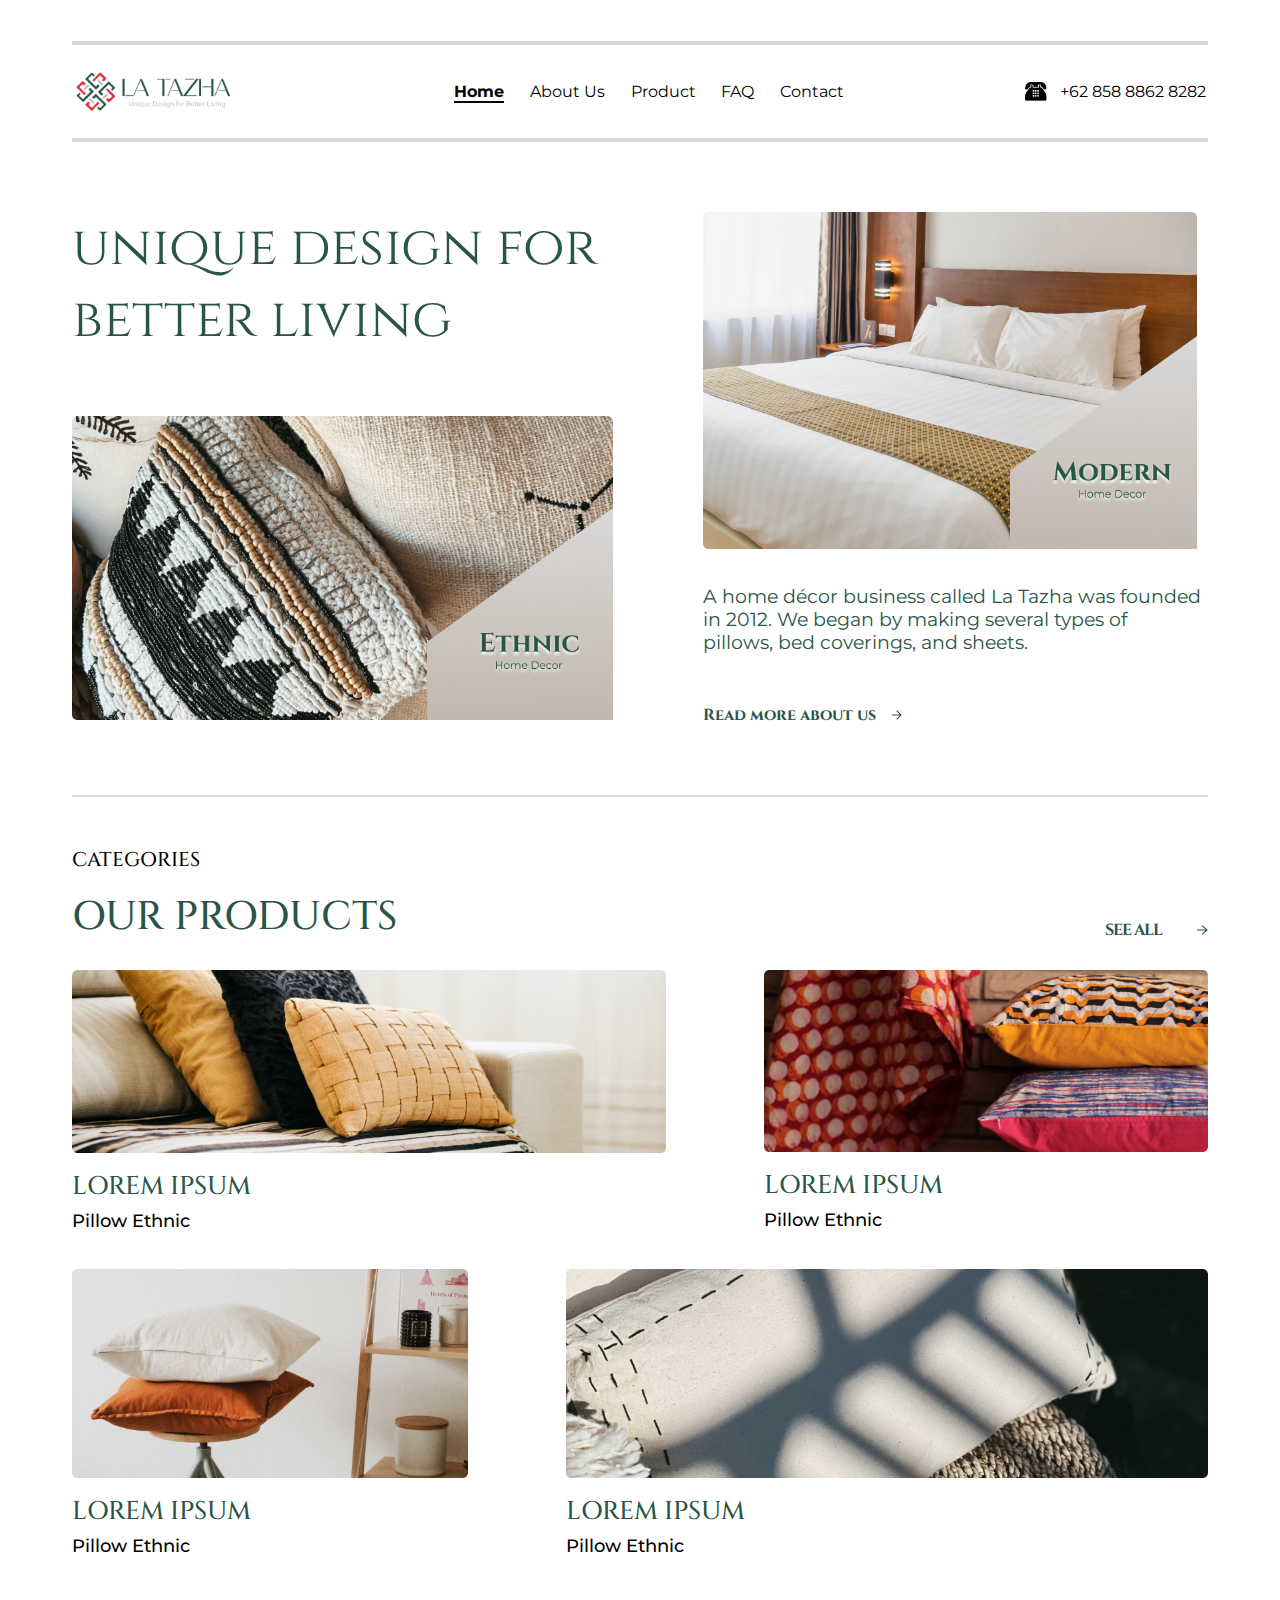
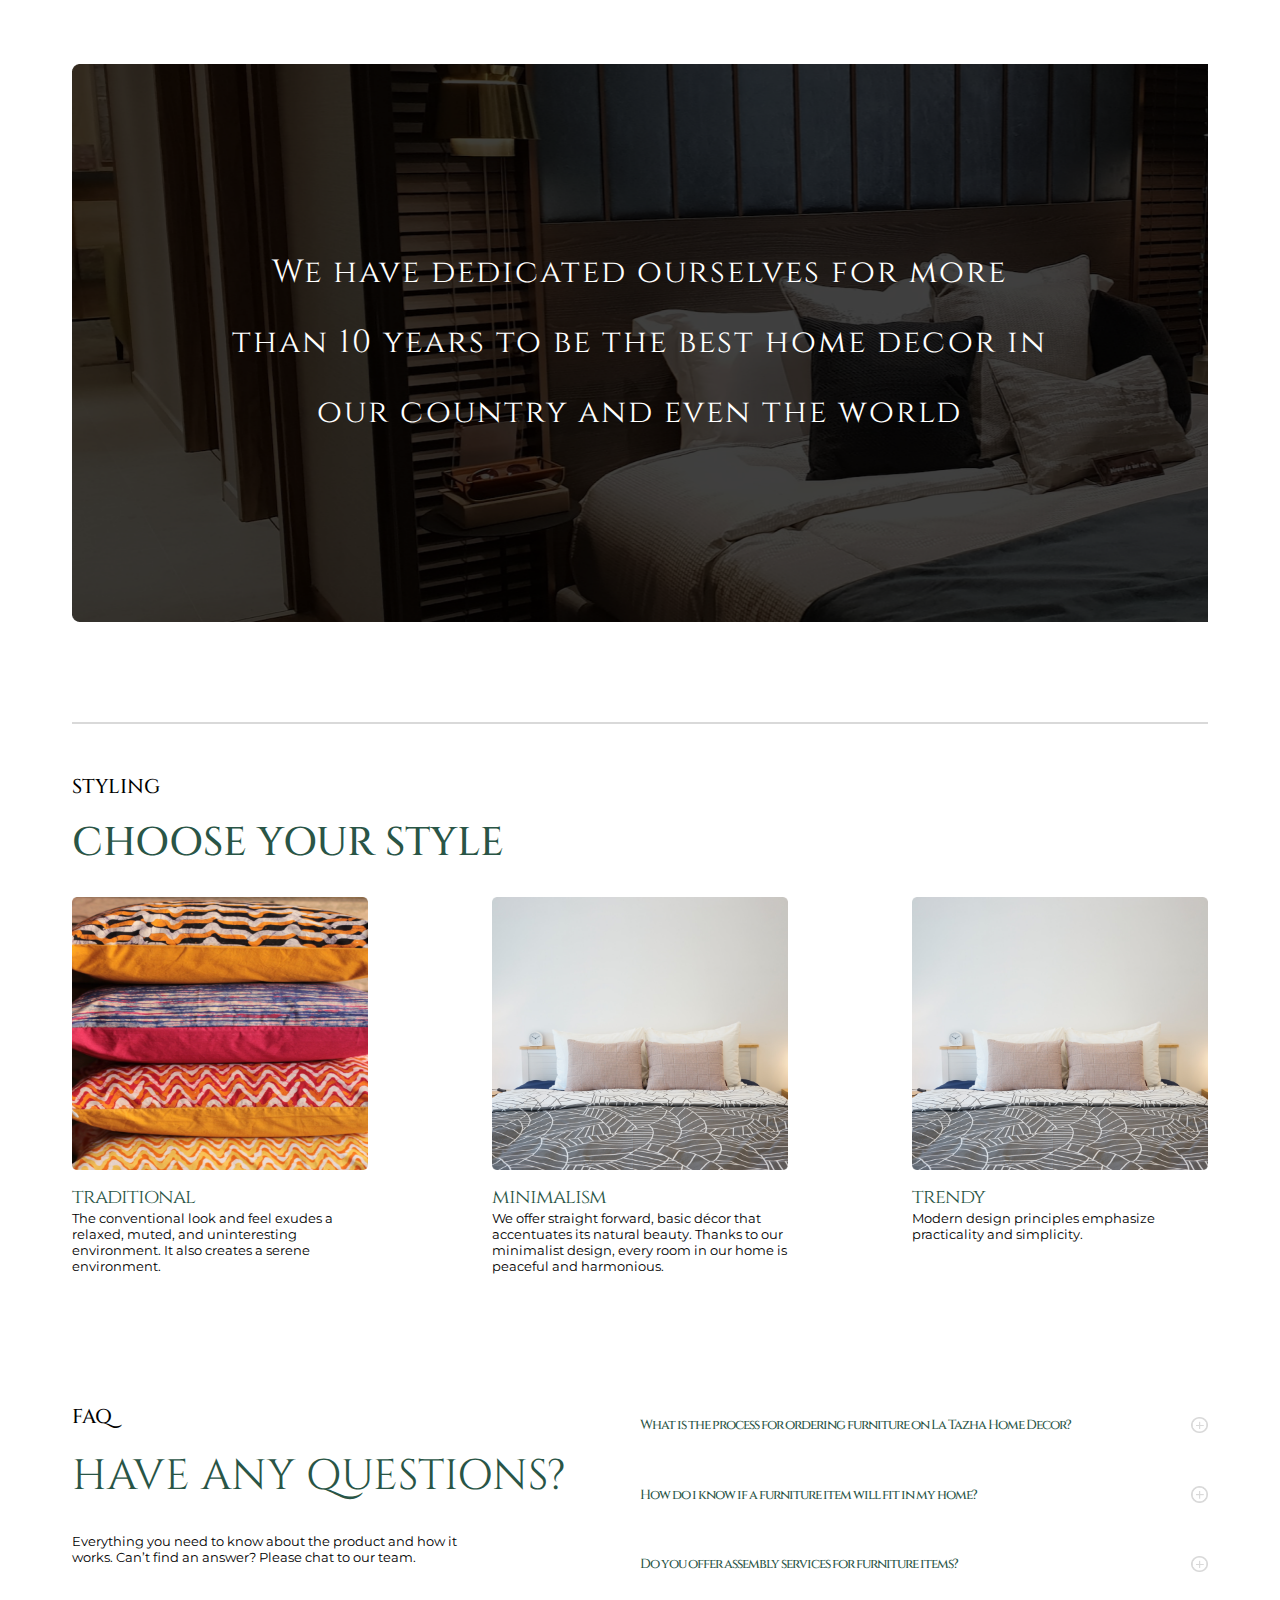
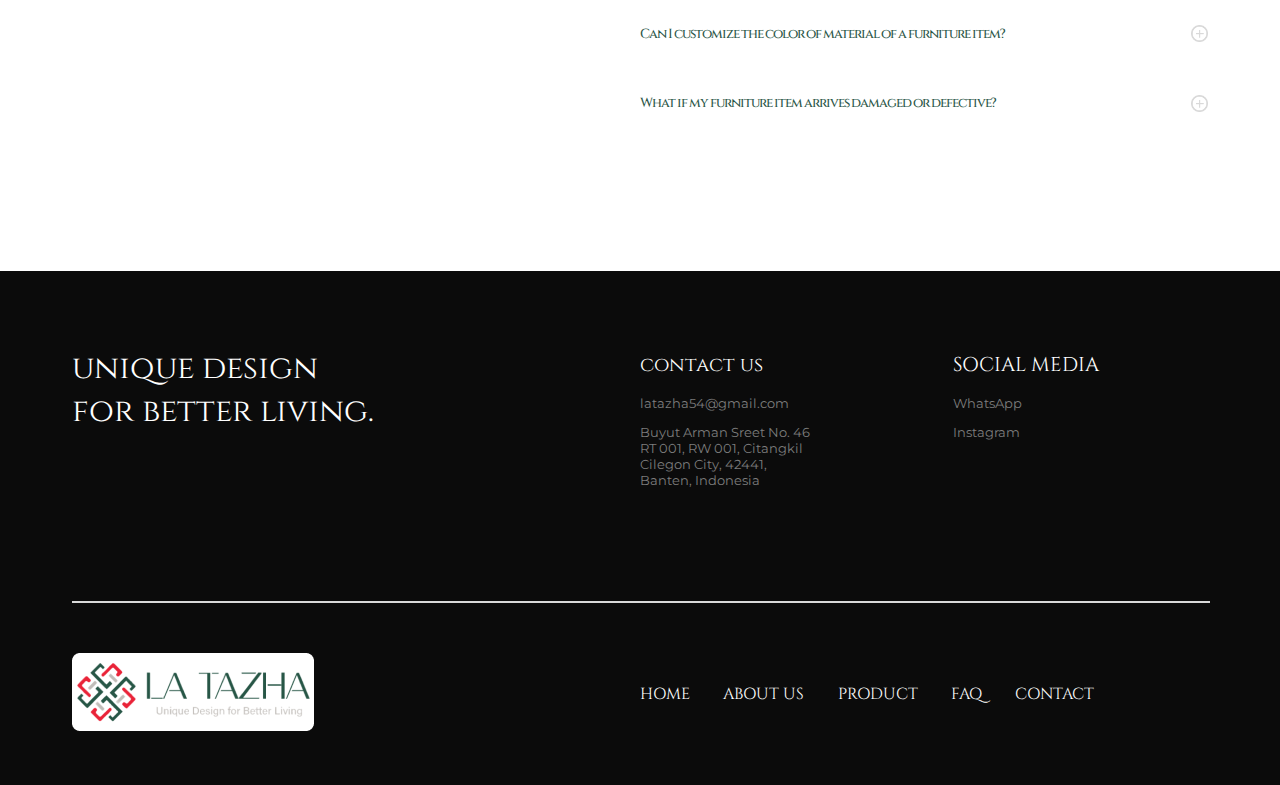
<file: index.html>
<!doctype html>
<html lang="en">

<head>
    <meta charset="utf-8">
    <meta name="viewport" content="width=device-width, initial-scale=1">
    <link rel="stylesheet" href="font.css">
    <link rel="stylesheet" href="style.css">
    <link rel="stylesheet" href="responsive-tablet.css">
    <link rel="stylesheet" href="responsive-hp.css">
    <title>La Tazha</title>
</head>

<body id="body">
    <!-- START NAVBAR -->
    <nav>
        <div class="NavBar">
            <hr class="LineUp">
            <!-- Awal Isi Navbar -->
            <div class="GroupNav">
                <img id="logo" src="img/Logo-La-Tazha.png" alt="Logo La Tazha">
                <ul class="Mid">
                    <img id="logo-hp" src="img/Logo-La-Tazha.png" alt="Logo La Tazha">
                    <li><a href="index.html" class="active">Home</a></li>
                    <li><a href="about.html">About Us</a></li>
                    <li><a href="product.html">Product</a></li>
                    <li><a href="index.html/#faq">FAQ</a></li>
                    <li><a href="#footer">Contact</a></li>
                    <div class="NoTelephone-hp">
                        <img class="hp" src="img/icon/icon-telephone.png" alt="Icon Telephone">
                        <p class="Number">
                            +62 858 8862 8282
                        </p>
                    </div>
                </ul>
                <div class="NoTelephone">
                    <img src="img/icon/icon-telephone.png" alt="Icon Telephone">
                    <p class="Number">
                        +62 858 8862 8282
                    </p>
                </div>

                <!-- ini untuk menu toggle -->
                <div class="menu-toggle">
                    <input type="checkbox">
                    <span></span>
                    <span></span>
                    <span></span>
                </div>
                <!-- akhir menu toggle -->
            </div>
            <!-- Penutup Isi Navbar -->
            <hr class="LineBottom">
        </div>
    </nav>
    <!-- END NAVBAR -->

    <!-- START HOME -->
    <div id="home">
        <div class="content">
            <div class="home-left">
                <h1>
                    unique design for
                    better living
                </h1>
                <div class="img-home-left">
                    <img src="img/home/img-left.png" alt="">
                    <img class="vector" src="img/home/vector-left.png" alt="">
                </div>
            </div>
            <div class="home-right">
                <div class="img-home-right">
                    <img class="picture-home-right" src="img/home/img-right.png" alt="">
                    <img class="vector" src="img/home/vector-right.png" alt="">
                </div>
                <p class="caption-home">
                    A home décor business called La Tazha was founded
                    in 2012. We began by making several types of pillows,
                    bed coverings, and sheets.
                </p>
                <p class="read-more">
                    <a href="">Read more about us <img src="img/home/arrow.png" alt="" class="arrow-read-more"></a>
                </p>
            </div>
        </div>
    </div>
    <!-- END HOME -->
    <div id="divider"></div>
    <!-- START HOME-categories -->
    <div id="categories">
        <h2>CATEGORIES</h2>
        <div class="cat-header">
            <h1>OUR PRODUCTS</h1>
            <a href="product.html" class="see-all">
                <p>SEE ALL</p>
                <img src="img/home/arrow.png">
            </a>
        </div>
        <div class="cat-content">
            <div class="cat-top">
                <div class="card1">
                    <img src="img/home-cat/cat1.png" alt="">
                    <h4>LOREM IPSUM</h4>
                    <p>Pillow Ethnic</p>
                </div>
                <div class="card2">
                    <img src="img/home-cat/cat2.png" alt="">
                    <h4>LOREM IPSUM</h4>
                    <p>Pillow Ethnic</p>
                </div>
            </div>
            <div class="cat-bottom">
                <div class="card3">
                    <img src="img/home-cat/cat3.png" alt="">
                    <h4>LOREM IPSUM</h4>
                    <p>Pillow Ethnic</p>
                </div>
                <div class="card4">
                    <img src="img/home-cat/cat4.png" alt="">
                    <h4>LOREM IPSUM</h4>
                    <p>Pillow Ethnic</p>
                </div>
            </div>
        </div>
    </div>
    <!-- END HOME-categories -->
    <!-- START HOME-CTA -->
    <div id="cta">
        <h1>We have dedicated ourselves for more than
            10 years to be the best home decor in
            our country and even the world</h1>
    </div>
    <!-- END HOME-CTA -->

    <div id="divider"></div>

    <!-- START HOME-styling -->
    <div id="styling">
        <h2>STYLING</h2>
        <div class="styling-header">
            <h1>CHOOSE YOUR STYLE</h1>
        </div>
        <div class="styling-content">
            <div class="card">
                <img src="img/home-styling/style1.png" alt="">
                <h4>traditional</h4>
                <p>The conventional look and feel exudes
                    a relaxed, muted, and uninteresting
                    environment. It also creates a serene
                    environment.</p>
            </div>
            <div class="card">
                <img src="img/home-styling/style2.png" alt="">
                <h4>minimalism</h4>
                <p>We offer straight forward, basic décor that
                    accentuates its natural beauty. Thanks to
                    our minimalist design, every room in our
                    home is peaceful and harmonious.</p>
            </div>
            <div class="card">
                <img src="img/home-styling/style2.png" alt="">
                <h4>trendy</h4>
                <p>Modern design principles emphasize
                    practicality and simplicity.</p>
            </div>
        </div>
    </div>
    <!-- END HOME-styling -->

    <!-- START HOME-FAQ -->
    <div id="faq">
        <div class="left">
            <h2>FAQ</h2>
            <h1>HAVE ANY QUESTIONS?</h1>
            <p>Everything you need to know about the product and how it
                works. Can’t find an answer? Please chat to our team.</p>
        </div>
        <div class="right">
            <div class="qna">
                <div class="question">
                    <p>What is the process for ordering furniture on La Tazha Home Decor?</p>
                    <img class="qna-icon q1" src="img/home-faq/Plus.png" alt="" onclick="qna('1')">
                </div>
                <div class="answer a1">Lorem ipsum dolor sit amet, consectetur adipiscing elit, sed do eiusmod
                    tempor incididunt ut labore et dolore magna aliqua. Ut enim ad minim
                    veniam, quis nostrud exercitation ullamco laboris nisi ut aliquip ex ea
                    commodo consequat.</div>
            </div>
            <div class="qna">
                <div class="question">
                    <p>How do i know if a furniture item will fit in my home?</p>
                    <img class="qna-icon" src="img/home-faq/Plus.png" alt="">
                </div>
            </div>
            <div class="qna">
                <div class="question">
                    <p>Do you offer assembly services for furniture items?</p>
                    <img class="qna-icon" src="img/home-faq/Plus.png" alt="">
                </div>
            </div>
            <div class="qna">
                <div class="question">
                    <p>Can I customize the color of material of a furniture item?</p>
                    <img class="qna-icon" src="img/home-faq/Plus.png" alt="">
                </div>
            </div>
            <div class="qna">
                <div class="question">
                    <p>What if my furniture item arrives damaged or defective?</p>
                    <img class="qna-icon" src="img/home-faq/Plus.png" alt="">
                </div>
            </div>
        </div>
    </div>
    <!-- END HOME-FAQ -->

    <!-- START HOME-footer -->
    <div id="footer">
        <div class="footer-content">
            <div class="top">
                <div class="top-right">
                    <h2>unique design for
                        better living.</h2>
                </div>
                <div class="top-left">
                    <div class="contact-us">
                        <h2>contact us</h2>
                        <p>latazha54@gmail.com</p>
                        <p>Buyut Arman Sreet No. 46
                            RT 001, RW 001, Citangkil
                            Cilegon City, 42441,
                            Banten, Indonesia</p>
                    </div>
                    <div class="social-media">
                        <h2>SOCIAL MEDIA</h2>
                        <a href="https://api.whatsapp.com/send?phone=6287888875880">
                            <p>WhatsApp</p>
                        </a>
                        <a href="https://www.instagram.com/latazhahomedecor/">
                            <p>Instagram</p>
                        </a>
                    </div>
                </div>
            </div>
            <div class="divider-footer"></div>
            <div class="bottom">
                <div class="bottom-left">
                    <img src="img/home-footer/logo-footer.png" alt="">
                </div>
                <div class="bottom-right">
                    <a href="index.html">
                        <p>HOME</p>
                    </a>
                    <a href="about.html">
                        <p>ABOUT US</p>
                    </a>
                    <a href="product.html">
                        <p>PRODUCT</p>
                    </a>
                    <a href="index.html/#faq">
                        <p>FAQ</p>
                    </a>
                    <a href="#footer">
                        <p>CONTACT</p>
                    </a>
                </div>
            </div>
        </div>
    </div>
    <!-- END HOME-footer -->
    <script src="script.js"></script>
</body>

</html>
</file>
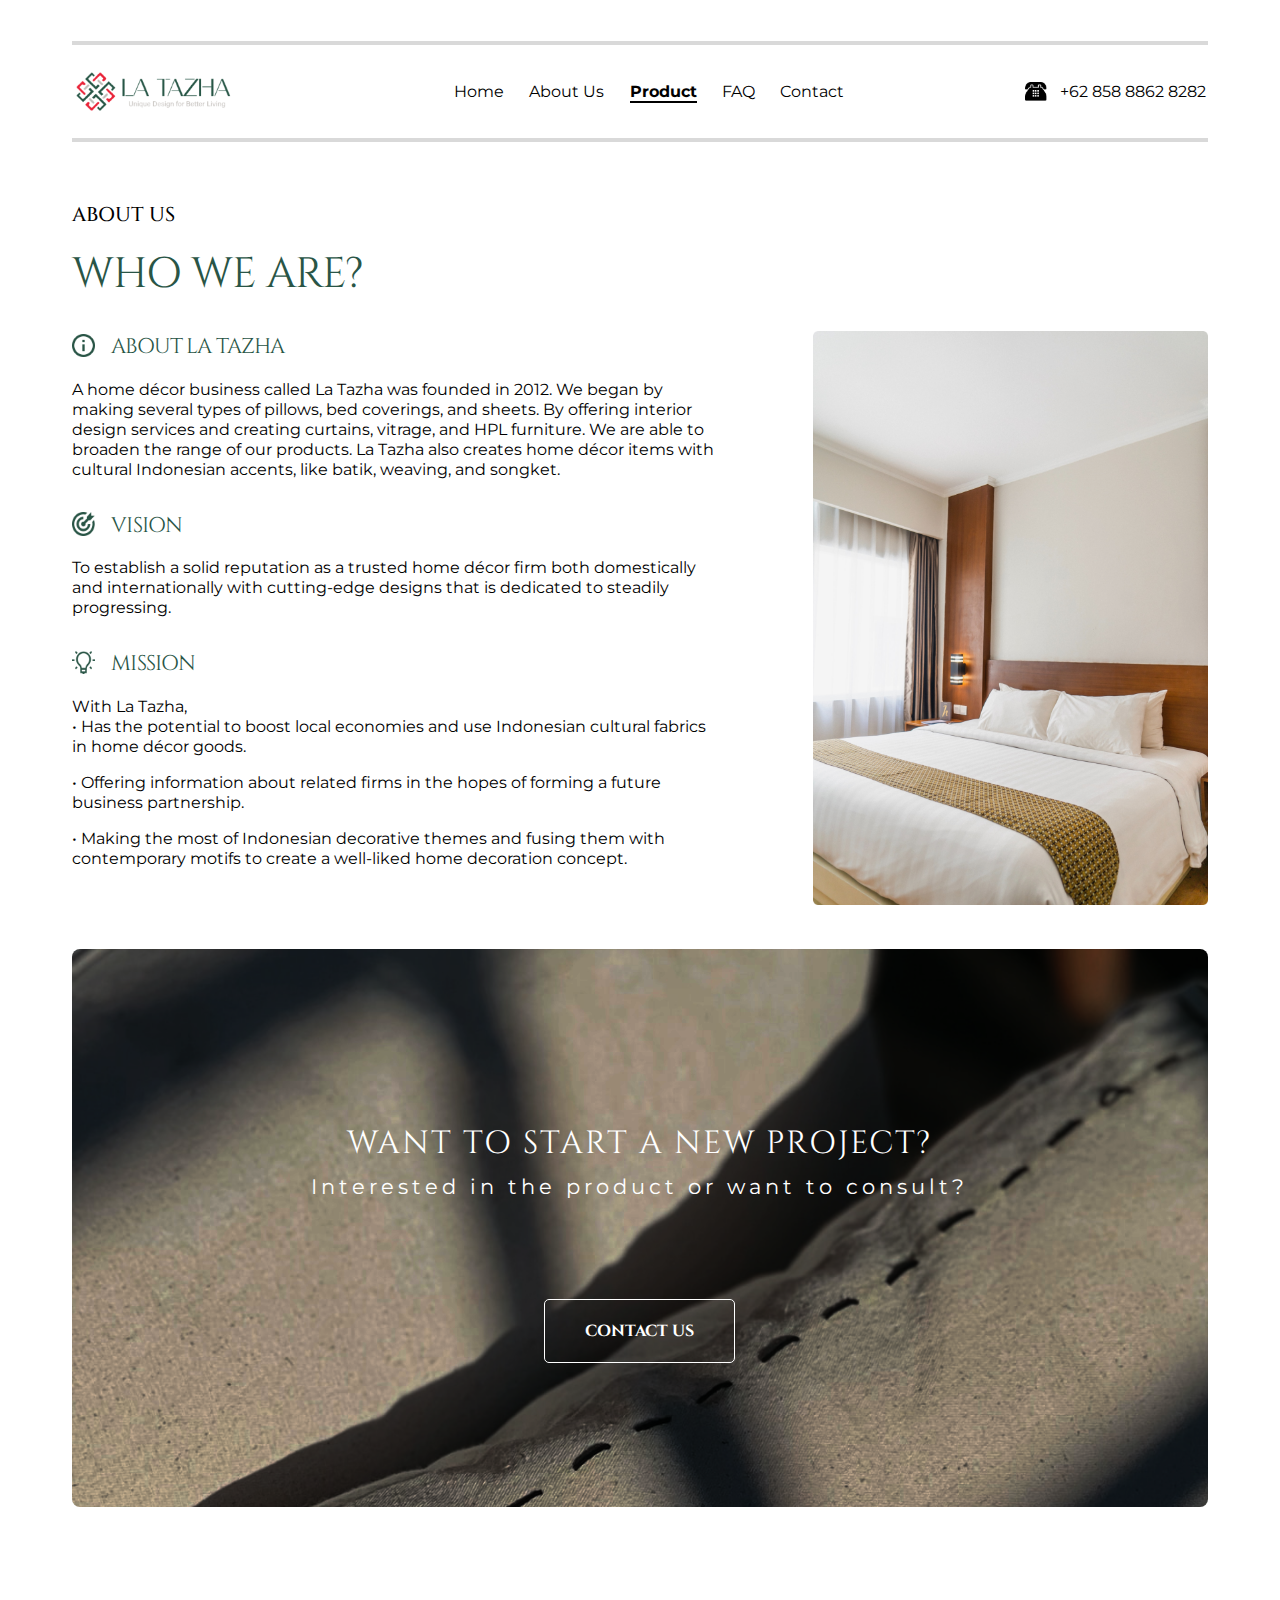
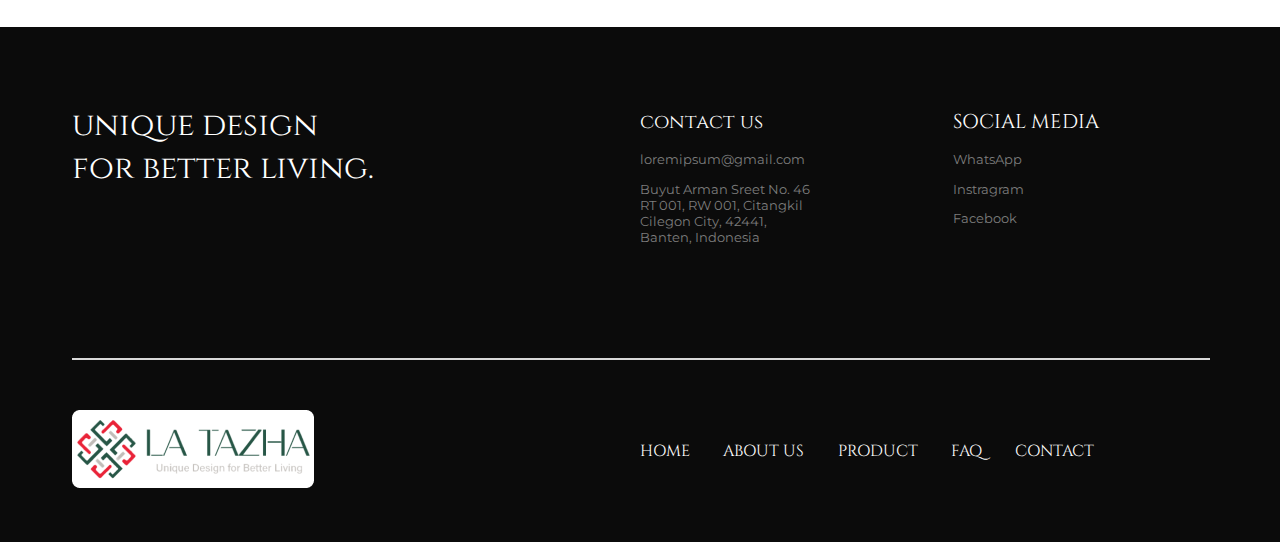
<file: about.html>
<!doctype html>
<html lang="en">

<head>
    <meta charset="utf-8">
    <meta name="viewport" content="width=device-width, initial-scale=1">
    <link rel="stylesheet" href="font.css">
    <link rel="stylesheet" href="style.css">
    <link rel="stylesheet" href="responsive-tablet.css">
    <link rel="stylesheet" href="responsive-hp.css">
    <link rel="stylesheet" href="about.css">
    <title>La Tazha</title>
</head>

<body id="body">
    <!-- START NAVBAR -->
    <nav>
        <div class="NavBar">
            <hr class="LineUp">
            <!-- Awal Isi Navbar -->
            <div class="GroupNav">
                <img id="logo" src="img/Logo-La-Tazha.png" alt="Logo La Tazha">
                <ul class="Mid">
                    <img id="logo-hp" src="img/Logo-La-Tazha.png" alt="Logo La Tazha">
                    <li><a href="index.html">Home</a></li>
                    <li><a href="">About Us</a></li>
                    <li><a href="product.html" class="active">Product</a></li>
                    <li><a href="">FAQ</a></li>
                    <li><a href="">Contact</a></li>
                    <div class="NoTelephone-hp">
                        <img class="hp" src="img/icon/icon-telephone.png" alt="Icon Telephone">
                        <p class="Number">
                            +62 858 8862 8282
                        </p>
                    </div>
                </ul>
                <div class="NoTelephone">
                    <img src="img/icon/icon-telephone.png" alt="Icon Telephone">
                    <p class="Number">
                        +62 858 8862 8282
                    </p>
                </div>

                <!-- ini untuk menu toggle -->
                <div class="menu-toggle">
                    <input type="checkbox">
                    <span></span>
                    <span></span>
                    <span></span>
                </div>
                <!-- akhir menu toggle -->
            </div>
            <!-- Penutup Isi Navbar -->
            <hr class="LineBottom">
        </div>
    </nav>
    <!-- END NAVBAR -->

    <!-- Start about-us -->

    <div id="about-us">
        <h2>ABOUT US</h2>
        <div class="cat-header">
            <h1>WHO WE ARE?</h1>
        </div>
        <div class="about content">

            <div class="text-content">
                <div class="about-content">
                    <div class="title">
                        <img src="img/icon/info.png" alt="Info Icon">
                        <h3>ABOUT LA TAZHA</h3>
                    </div>
                    <div class="body">
                        <p>
                            A home décor business called La Tazha was founded in 2012. We began by
                            making several types of pillows, bed coverings, and sheets. By offering interior
                            design services and creating curtains, vitrage, and HPL furniture. We are able to
                            broaden the range of our products. La Tazha also creates home décor items with
                            cultural Indonesian accents, like batik, weaving, and songket.
                        </p>
                    </div>

                </div>

                <div class="vision-content">
                    <div class="title">
                        <img src="img/icon/target.png" alt="Target Icon">
                        <h3>VISION</h3>
                    </div>
                    <div class="body">
                        <p>
                            To establish a solid reputation as a trusted home décor firm both domestically
                            and internationally with cutting-edge designs that is dedicated to steadily
                            progressing.
                        </p>
                    </div>

                </div>

                <div class="mission-content">
                    <div class="title">
                        <img src="img/icon/idea.png" alt="Idea Icon">
                        <h3>MISSION</h3>
                    </div>
                    <div class="body">
                        <p>
                            With La Tazha,<br>
                            • Has the potential to boost local economies and use Indonesian cultural fabrics in home
                            décor goods.
                        </p>

                        <p>
                            • Offering information about related firms in the hopes of forming a future business
                            partnership.
                        </p>

                        <p>
                            • Making the most of Indonesian decorative themes and fusing them with contemporary motifs
                            to create a well-liked home decoration concept.
                        </p>
                    </div>

                </div>

            </div>

            <div class="img-content">
                <img src="img/about-img/image-about.png" alt="About Image">
            </div>

        </div>

    </div>


    <div id="about-cta">
        <div class="cta">
            <div class="cta-ask">
                <h3>WANT TO START A NEW PROJECT?</h3>
                <p>Interested in the product or want to consult?</p>
            </div>

            <div class="cta-btn">
                <a href="#">
                    CONTACT US
                </a>
            </div>
        </div>
    </div>
    <!-- END about-us -->

    <!-- START HOME-footer -->
    <div id="footer">
        <div class="footer-content">
            <div class="top">
                <div class="top-right">
                    <h2>unique design for
                        better living.</h2>
                </div>
                <div class="top-left">
                    <div class="contact-us">
                        <h2>contact us</h2>
                        <p>loremipsum@gmail.com</p>
                        <p>Buyut Arman Sreet No. 46
                            RT 001, RW 001, Citangkil
                            Cilegon City, 42441,
                            Banten, Indonesia</p>
                    </div>
                    <div class="social-media">
                        <h2>SOCIAL MEDIA</h2>
                        <a href="">
                            <p>WhatsApp</p>
                        </a>
                        <a href="">
                            <p>Instragram</p>
                        </a>
                        <a href="">
                            <p>Facebook</p>
                        </a>
                    </div>
                </div>
            </div>
            <div class="divider-footer"></div>
            <div class="bottom">
                <div class="bottom-left">
                    <img src="img/home-footer/logo-footer.png" alt="">
                </div>
                <div class="bottom-right">
                    <a href="index.html">
                        <p>HOME</p>
                    </a>
                    <a href="">
                        <p>ABOUT US</p>
                    </a>
                    <a href="product.html">
                        <p>PRODUCT</p>
                    </a>
                    <a href="">
                        <p>FAQ</p>
                    </a>
                    <a href="">
                        <p>CONTACT</p>
                    </a>
                </div>
            </div>
        </div>
    </div>
    <!-- END HOME-footer -->
    <script src="script.js"></script>
</body>

</html>
</file>
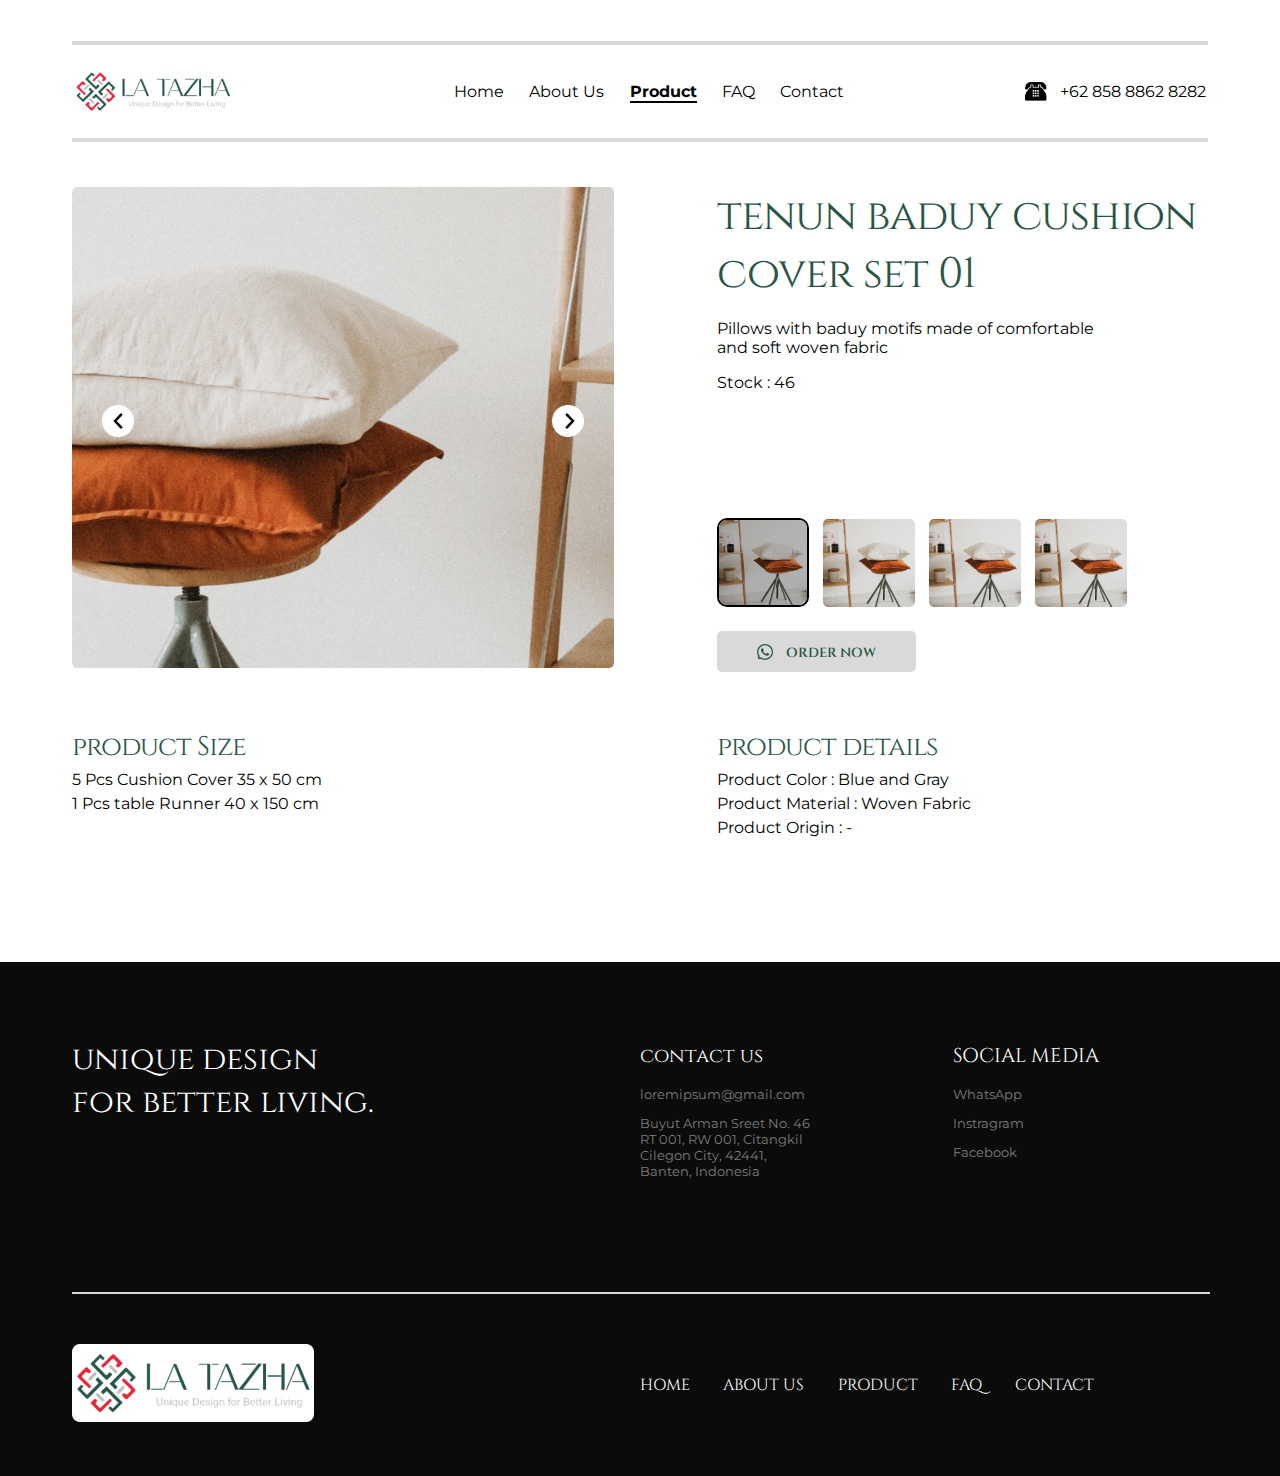
<file: product-detail.html>
<!doctype html>
<html lang="en">

<head>
    <meta charset="utf-8">
    <meta name="viewport" content="width=device-width, initial-scale=1">
    <link rel="stylesheet" href="font.css">
    <link rel="stylesheet" href="style.css">
    <link rel="stylesheet" href="responsive-tablet.css">
    <link rel="stylesheet" href="responsive-hp.css">
    <link rel="stylesheet" href="product.css">
    <link rel="stylesheet" href="product-detail.css">
    <title>La Tazha</title>
</head>

<body id="body">
    <!-- START NAVBAR -->
    <nav>
        <div class="NavBar">
            <hr class="LineUp">
            <!-- Awal Isi Navbar -->
            <div class="GroupNav">
                <img id="logo" src="img/Logo-La-Tazha.png" alt="Logo La Tazha">
                <ul class="Mid">
                    <img id="logo-hp" src="img/Logo-La-Tazha.png" alt="Logo La Tazha">
                    <li><a href="index.html">Home</a></li>
                    <li><a href="">About Us</a></li>
                    <li><a href="product.html" class="active">Product</a></li>
                    <li><a href="">FAQ</a></li>
                    <li><a href="">Contact</a></li>
                    <div class="NoTelephone-hp">
                        <img class="hp" src="img/icon/icon-telephone.png" alt="Icon Telephone">
                        <p class="Number">
                            +62 858 8862 8282
                        </p>
                    </div>
                </ul>
                <div class="NoTelephone">
                    <img src="img/icon/icon-telephone.png" alt="Icon Telephone">
                    <p class="Number">
                        +62 858 8862 8282
                    </p>
                </div>

                <!-- ini untuk menu toggle -->
                <div class="menu-toggle">
                    <input type="checkbox">
                    <span></span>
                    <span></span>
                    <span></span>
                </div>
                <!-- akhir menu toggle -->
            </div>
            <!-- Penutup Isi Navbar -->
            <hr class="LineBottom">
        </div>
    </nav>
    <!-- END NAVBAR -->


    <!-- START HOME-product -->
    <div id="product-detail">
        <div class="detail-top">
            <div class="detail-top-left">
                <div class="slide">
                    <img src="img/products/detail1/Img.png" alt="">
                </div>
                <div class="slide">
                    <img src="img/products/detail1/Img.png" alt="">
                </div>
                <div class="slide">
                    <img src="img/products/detail1/Img.png" alt="">
                </div>
                <div class="slide">
                    <img src="img/products/detail1/Img.png" alt="">
                </div>
                <img onclick="plusSlides(-1)" class="arrow-left" src="img/icon/arrow-left.png" alt="">
                <img onclick="plusSlides(+1)" class="arrow-right" src="img/icon/arrow-right.png" alt="">
            </div>
            <div class="detail-top-right">
                <div class="up">
                    <h1>tenun baduy cushion
                        cover set 01</h1>
                    <p>Pillows with baduy motifs made of comfortable
                        and soft woven fabric</p>
                    <p>Stock : 46</p>
                </div>

                <div class="down">
                    <div class="detail-image-small">
                        <img class="slide-small" src="img/products/detail1/Img-small1.png" alt="">
                        <img class="slide-small" src="img/products/detail1/Img-small1.png" alt="">
                        <img class="slide-small" src="img/products/detail1/Img-small1.png" alt="">
                        <img class="slide-small" src="img/products/detail1/Img-small1.png" alt="">
                    </div>
                    <button>
                        <img src="img/icon/Vector.png" alt="">
                        ORDER NOW
                    </button>
                </div>
            </div>
        </div>
        <div class="detail-bottom">
            <div class="detail-bottom-left">
                <h3>product Size</h3>
                <p>5 Pcs Cushion Cover 35 x 50 cm</p>
                <p>1 Pcs table Runner 40 x 150 cm</p>
            </div>
            <div class="detail-bottom-right">
                <h3>product details</h3>
                <p>Product Color : Blue and Gray</p>
                <p>Product Material : Woven Fabric</p>
                <p>Product Origin : -</p>
            </div>
        </div>
    </div>
    <!-- END HOME-product -->

    <!-- START HOME-footer -->
    <div id="footer">
        <div class="footer-content">
            <div class="top">
                <div class="top-right">
                    <h2>unique design for
                        better living.</h2>
                </div>
                <div class="top-left">
                    <div class="contact-us">
                        <h2>contact us</h2>
                        <p>loremipsum@gmail.com</p>
                        <p>Buyut Arman Sreet No. 46
                            RT 001, RW 001, Citangkil
                            Cilegon City, 42441,
                            Banten, Indonesia</p>
                    </div>
                    <div class="social-media">
                        <h2>SOCIAL MEDIA</h2>
                        <a href="">
                            <p>WhatsApp</p>
                        </a>
                        <a href="">
                            <p>Instragram</p>
                        </a>
                        <a href="">
                            <p>Facebook</p>
                        </a>
                    </div>
                </div>
            </div>
            <div class="divider-footer"></div>
            <div class="bottom">
                <div class="bottom-left">
                    <img src="img/home-footer/logo-footer.png" alt="">
                </div>
                <div class="bottom-right">
                    <a href="index.html">
                        <p>HOME</p>
                    </a>
                    <a href="">
                        <p>ABOUT US</p>
                    </a>
                    <a href="product.html">
                        <p>PRODUCT</p>
                    </a>
                    <a href="">
                        <p>FAQ</p>
                    </a>
                    <a href="">
                        <p>CONTACT</p>
                    </a>
                </div>
            </div>
        </div>
    </div>
    <!-- END HOME-footer -->
    <script src="script.js"></script>
</body>

</html>
</file>
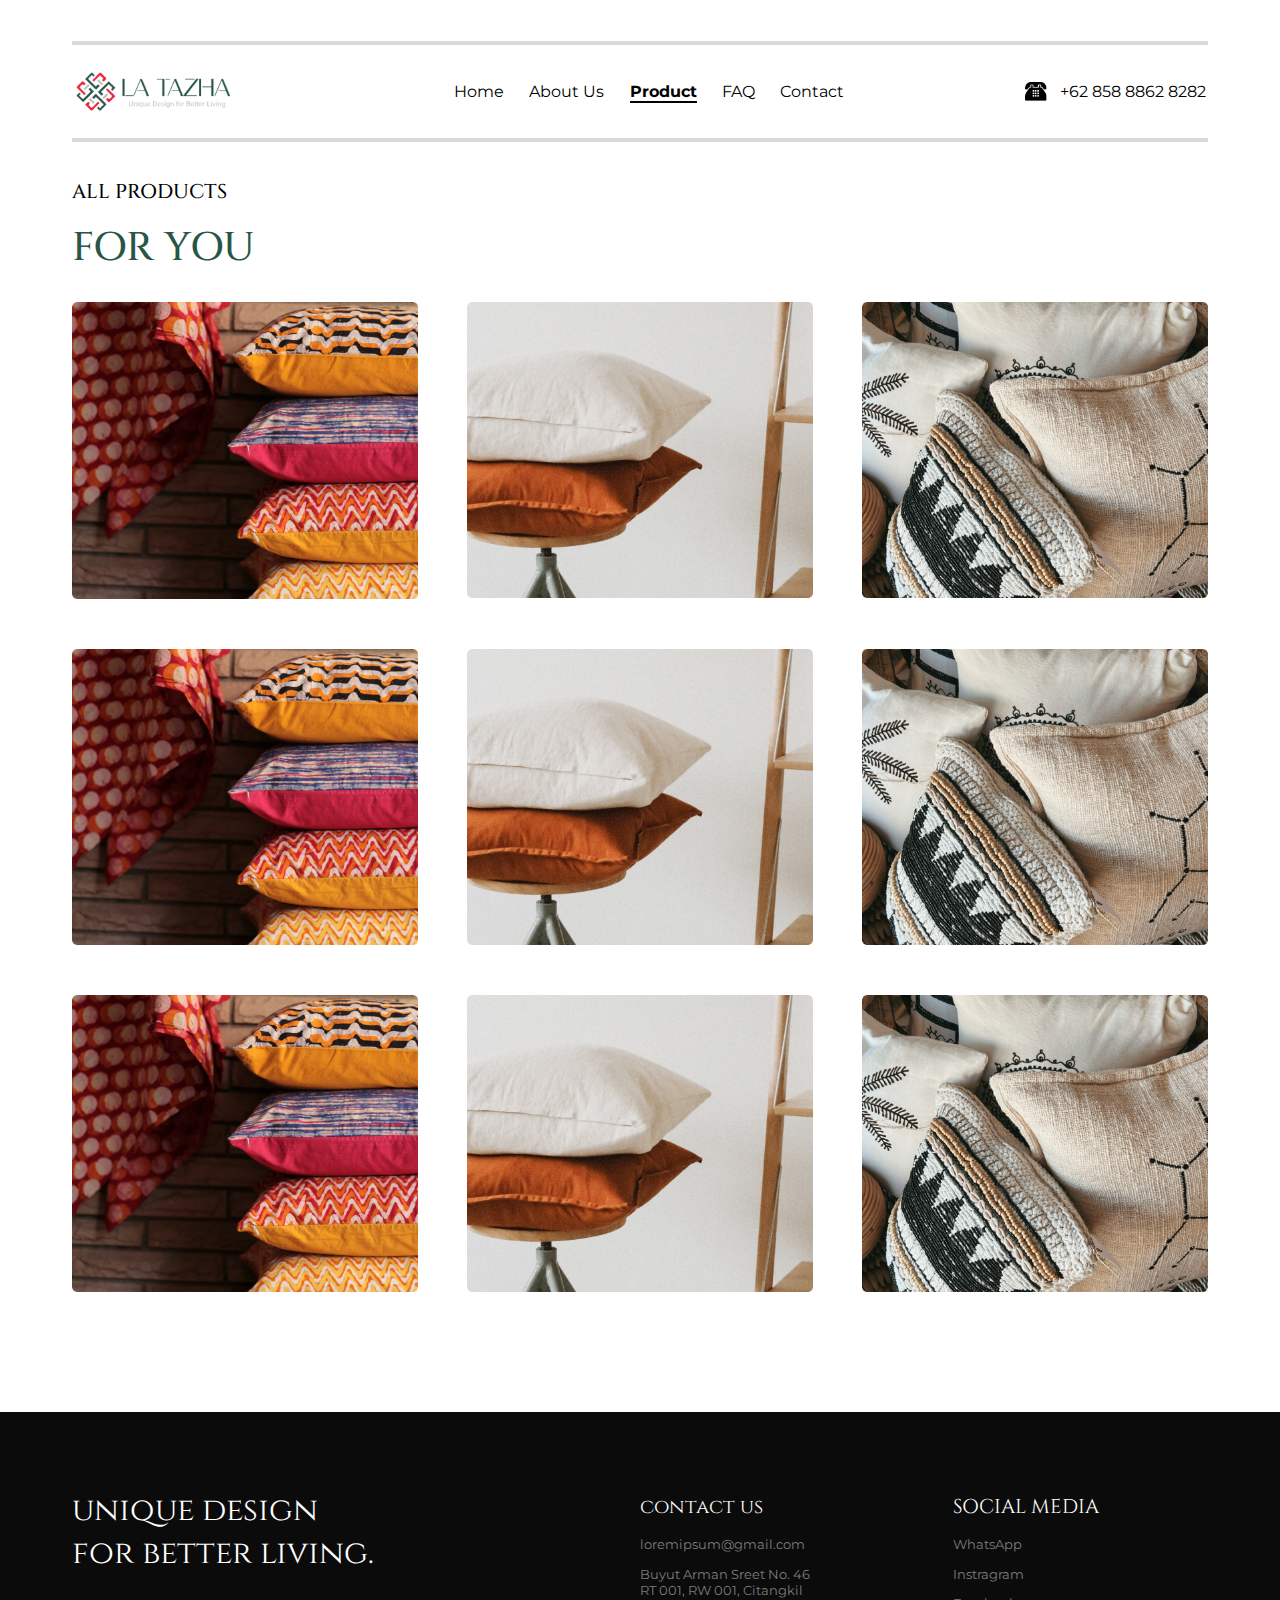
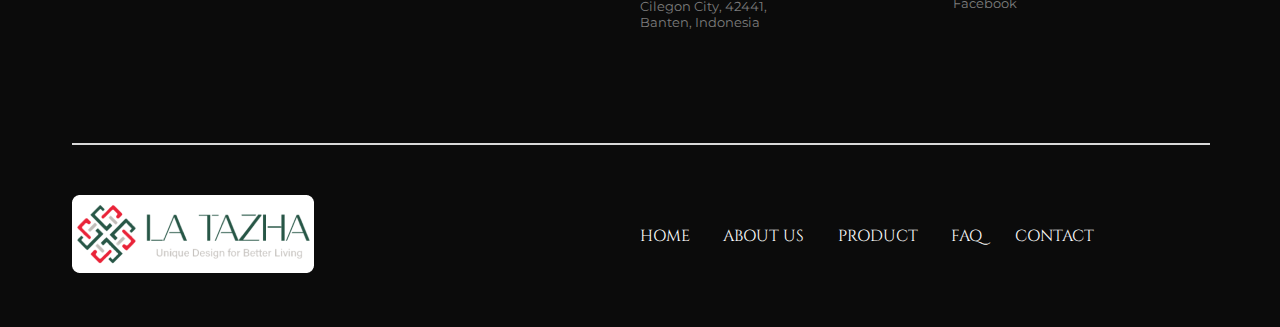
<file: product.html>
<!doctype html>
<html lang="en">

<head>
    <meta charset="utf-8">
    <meta name="viewport" content="width=device-width, initial-scale=1">
    <link rel="stylesheet" href="font.css">
    <link rel="stylesheet" href="style.css">
    <link rel="stylesheet" href="responsive-tablet.css">
    <link rel="stylesheet" href="responsive-hp.css">
    <link rel="stylesheet" href="product.css">
    <title>La Tazha</title>
</head>

<body id="body">
    <!-- START NAVBAR -->
    <nav>
        <div class="NavBar">
            <hr class="LineUp">
            <!-- Awal Isi Navbar -->
            <div class="GroupNav">
                <img id="logo" src="img/Logo-La-Tazha.png" alt="Logo La Tazha">
                <ul class="Mid">
                    <img id="logo-hp" src="img/Logo-La-Tazha.png" alt="Logo La Tazha">
                    <li><a href="index.html">Home</a></li>
                    <li><a href="">About Us</a></li>
                    <li><a href="product.html" class="active">Product</a></li>
                    <li><a href="">FAQ</a></li>
                    <li><a href="">Contact</a></li>
                    <div class="NoTelephone-hp">
                        <img class="hp" src="img/icon/icon-telephone.png" alt="Icon Telephone">
                        <p class="Number">
                            +62 858 8862 8282
                        </p>
                    </div>
                </ul>
                <div class="NoTelephone">
                    <img src="img/icon/icon-telephone.png" alt="Icon Telephone">
                    <p class="Number">
                        +62 858 8862 8282
                    </p>
                </div>

                <!-- ini untuk menu toggle -->
                <div class="menu-toggle">
                    <input type="checkbox">
                    <span></span>
                    <span></span>
                    <span></span>
                </div>
                <!-- akhir menu toggle -->
            </div>
            <!-- Penutup Isi Navbar -->
            <hr class="LineBottom">
        </div>
    </nav>
    <!-- END NAVBAR -->


    <!-- START HOME-product -->
    <div id="product">
        <h2>ALL PRODUCTS</h2>
        <div class="product-header">
            <h1>FOR YOU</h1>
        </div>
        <div class="product-content">
            <div class="card">
                <img src="img/products/p1.png" alt="">
            </div>
            <div class="card">
                <img src="img/products/p2.png" alt="">
            </div>
            <div class="card">
                <img src="img/products/p3.png" alt="">
            </div>
            <div class="card">
                <img src="img/products/p1.png" alt="">
            </div>
            <div class="card">
                <img src="img/products/p2.png" alt="">
            </div>
            <div class="card">
                <img src="img/products/p3.png" alt="">
            </div>
            <div class="card">
                <img src="img/products/p1.png" alt="">
            </div>
            <div class="card">
                <img src="img/products/p2.png" alt="">
            </div>
            <div class="card">
                <img src="img/products/p3.png" alt="">
            </div>
        </div>
    </div>
    <!-- END HOME-product -->

    <!-- START HOME-footer -->
    <div id="footer">
        <div class="footer-content">
            <div class="top">
                <div class="top-right">
                    <h2>unique design for
                        better living.</h2>
                </div>
                <div class="top-left">
                    <div class="contact-us">
                        <h2>contact us</h2>
                        <p>loremipsum@gmail.com</p>
                        <p>Buyut Arman Sreet No. 46
                            RT 001, RW 001, Citangkil
                            Cilegon City, 42441,
                            Banten, Indonesia</p>
                    </div>
                    <div class="social-media">
                        <h2>SOCIAL MEDIA</h2>
                        <a href="">
                            <p>WhatsApp</p>
                        </a>
                        <a href="">
                            <p>Instragram</p>
                        </a>
                        <a href="">
                            <p>Facebook</p>
                        </a>
                    </div>
                </div>
            </div>
            <div class="divider-footer"></div>
            <div class="bottom">
                <div class="bottom-left">
                    <img src="img/home-footer/logo-footer.png" alt="">
                </div>
                <div class="bottom-right">
                    <a href="index.html">
                        <p>HOME</p>
                    </a>
                    <a href="">
                        <p>ABOUT US</p>
                    </a>
                    <a href="product.html">
                        <p>PRODUCT</p>
                    </a>
                    <a href="">
                        <p>FAQ</p>
                    </a>
                    <a href="">
                        <p>CONTACT</p>
                    </a>
                </div>
            </div>
        </div>
    </div>
    <!-- END HOME-footer -->
    <script src="script.js"></script>
</body>

</html>
</file>
<file: font.css>
/* Moontserrat */
/* @import url('https://fonts.googleapis.com/css2?family=Montserrat:ital,wght@0,100;0,200;0,300;0,400;0,500;0,600;0,700;0,800;0,900;1,100;1,200;1,300;1,400;1,500;1,600;1,700;1,800;1,900&display=swap'); */

/* Chinzel & Moontserrat */
@import url('https://fonts.googleapis.com/css2?family=Cinzel:wght@400;500;600;700;800;900&family=Montserrat:ital,wght@0,100;0,200;0,300;0,400;0,500;0,600;0,700;0,800;0,900;1,100;1,200;1,300;1,400;1,500;1,600;1,700;1,800;1,900&display=swap');
</file>
<file: style.css>
:root{
    /* Warna Warna Utama La Tazha */
    --main-bg-color: #ffffff;  
    --main-nav-color: #D9D9D9;
    --main-font-color:#295546;
    background-color: var(--main-bg-color);
}

body{
    background-color: var(--main-bg-color);
    margin: 0;
    padding: 0;
    font-family: 'Montserrat';
    overflow-x: hidden;
}

body.hidden-y{
    overflow-y: hidden !important;
}

/* Start NAVBAR */

nav .NavBar{
    width: 88.7vw;
    height: 121px;
    margin: auto;
    margin-top: 41px;
}

nav .NavBar .LineUp{
    border: 2px solid var(--main-nav-color);
}

nav .NavBar .GroupNav{
    width: 88.6vw;
    height: 77px;
    display: flex;
    justify-content: space-between;
    align-items: center;
}

nav #logo{
    width: 12.6vw;
}

nav #logo-hp{
    display: none;
}

nav .NavBar .GroupNav .Mid{
    width: 30.5vw;
    display: flex;
    font-size: 1.25vw;
    justify-content: space-between;
    list-style: none;
}

nav .NavBar .GroupNav .Mid li a{
    text-decoration: none;
    color: black;
    font-weight: 400;
}


nav .NavBar .GroupNav .Mid li a:hover{
    font-weight: 700;
    border-bottom: 2px solid black;
}

nav .NavBar .GroupNav .Mid li a.active{
    font-weight: 700;
    border-bottom: 2px solid black;
}


nav .NavBar .GroupNav .NoTelephone{
    width: 14.2vw;
    height: 29px;
    display: flex;
    justify-content: space-between;
    align-items: center;
}

nav .NavBar .GroupNav .NoTelephone-hp{
    display: none;
}

nav .NavBar .GroupNav .NoTelephone img{
    width: 1.77vw;
}

nav .NavBar .GroupNav .NoTelephone .Number{
    font-size: 1.25vw;
    font-weight: 400;
    margin-left: 0.6vw;
}

nav .NavBar .LineBottom{
    border: 2px solid var(--main-nav-color);
}

/* awal nav menu toggle */
.menu-toggle{
    display: none;
    flex-direction: column;
    height: 20px;
    justify-content: space-between;
    position: relative;
    z-index: 99;
}

.menu-toggle input{
    position: absolute;
    width: 40px;
    height: 28px;
    opacity: 0;
    left: -10px;
    top: -7px;
    cursor: pointer;
    z-index: 99;
}

.menu-toggle span{
    display: block;
    width: 28px;
    height: 3px;
    background-color: var(--main-font-color);
    border-radius: 3px;
    transition: 0.5s;
}

.menu-toggle span:nth-child(2){
    transform-origin: 0 0;
}

.menu-toggle span:nth-child(4){
    transform-origin: 0 100%;
}

.menu-toggle input:checked ~ span:nth-child(2){
    transform: rotate(45deg) translate(-1px, -1px);
}

.menu-toggle input:checked ~ span:nth-child(4){
    transform: rotate(-45deg) translate(-1px, 0);
}

.menu-toggle input:checked ~ span:nth-child(3){
    opacity: 0;
    transform: scale(0);
}

/* END NAVBAR */

/* START HOME */
#home .content{
    width: 88.7vw;  
    display: flex;
    margin: 0;
    margin-top: 50px;
    padding-left: 5.6vw;
    padding-right: 5.6vw;
    /* background-color: blue; */
}

#home .home-left{
    width: 50%;
}

#home .home-left h1{
    font-family: 'Cinzel', serif;
    font-weight: 400;
    font-size: 4.2vw;
    margin: 0;
    margin-bottom: 60px;
    padding: 0;
    color: var(--main-font-color);
}

#home .home-right{
    width: 50%;
    height: 100%;
    display: flex;
    flex-direction: column;
    justify-content: space-between;
}

#home .home-left .img-home-left{
    position: relative;
    width: 42.3vw;
}

#home .home-left .img-home-left img{
    width: 100%;
}


#home .home-left .img-home-left .vector{
    position: absolute;
    width: 14.58vw;
    bottom: 4px;
    right: 0px;
}

#home .home-right .img-home-right{
    position: relative;
    width: 38.54vw;
    border: 0px;
}

#home .home-right .img-home-right .picture-home-right{
    width: 100%;
}

#home .home-right .img-home-right .vector{
    position: absolute;
    bottom: 0.45vw;
    right: 0px;
    width: 14.58vw;
}

#home .home-right .caption-home{
    width: 38.96vw;
    margin: 30px 0;
    color: var(--main-font-color);
}

#home .home-right{
    padding-left: 5vw;
    font-size: 1.46vw;
    font-weight: 400;
    width: 34.2vw;
    /* background-color: blue; */
}


#home .home-right .read-more a img{
    margin-left: 0.89vw;
}

#home .home-right .arrow-read-more{
    width: 0.83vw;
}

#home .home-right .img-home-right, p a{
    /* font-style: none; */
    text-decoration: none;
    color: var(--main-font-color);
    font-family: "cinzel";
    font-weight: 700px;
    font-weight: bold;
    font-size: 1.25vw;
}
/* END HOME */

div#divider{
    width: 88.64vw;
    margin: auto;
    margin-top: 50px;
    margin-bottom: 50px;
    border: 1px solid #D9D9D9;
}

/* START HOME-categories */
#categories{
    width: 88.7vw;  
    margin: auto;
}

#categories h2{
    font-family: 'cinzel';
    font-size: 1.56vw;
    font-weight: 500;
}

#categories .cat-header{
    display: flex;
    justify-content: space-between;
}

#categories .cat-header h1{
    font-family: 'cinzel';
    font-size: 3.12vw;
    font-weight: 500;
    margin-top: 0;
    color: var(--main-font-color);
}

#categories .cat-header .see-all{
    display: flex;
    justify-content: space-between;
    align-items: center;
    width: 8vw;
    /* color: var(--main-font-color); */
    color: black;
    text-decoration: none;
}

#categories .cat-header .see-all p{
    font-family: 'cinzel';
    font-weight: bold;
    letter-spacing: -1px;
    color: var(--main-font-color);
}

#categories .cat-header .see-all img{
    width: 0.83vw;
}

#categories .cat-content{
    width: 100%;
}

#categories .cat-content h4{
    font-family: 'cinzel';
    font-size: 2vw;
    font-weight: 500;
}

#categories .cat-content p{
    font-family: 'montserrat';
    font-size: 1.4vw;
    font-weight: 500;
    line-height: 0;
}

#categories .cat-content .cat-top{
    display: flex;
    justify-content: space-between;
    line-height: 0;
}

#categories .cat-content h4{
    color: var(--main-font-color);
}

#categories .cat-content .cat-top .card1{
    width: 46.354vw;
}
#categories .cat-content .cat-top .card1 img{
    width: 46.354vw;
}

#categories .cat-content .cat-top .card2{
    width: 34.7vw;
}
#categories .cat-content .cat-top .card2 img{
    width: 34.7vw;
}

#categories .cat-content .cat-bottom{
    margin-top: 30px;
    display: flex;
    justify-content: space-between;
    line-height: 0;
}


#categories .cat-content .cat-bottom .card3{
    width: 30.88vw;
}
#categories .cat-content .cat-bottom .card3 img{
    width: 30.88vw;
}

#categories .cat-content .cat-bottom .card4{
    width: 50.15vw;
}
#categories .cat-content .cat-bottom .card4 img{
    width: 50.15vw;
}

/* END HOME-categories */
/* START HOME-CTA */
#cta{
    width: 88.7vw;  
    margin: 100px auto;
    background-image: url('img/home-cta/quoted-img-opa.png');
    background-size: cover;
    background-repeat: no-repeat;
    height: 558px;    
    display: flex;
    align-items: center;
    justify-content: center;
}

#cta h1{
    font-family: 'cinzel';
    font-weight: 200;
    color: white;
    width: 64vw;
    letter-spacing: 2px;
    line-height: 70px;
    text-align: center;
}
/* END HOME-CTA */

/* START HOME-styling */
#styling{
    width: 88.7vw;  
    margin: auto;
}

#styling h2{
    font-family: 'cinzel';
    font-size: 1.56vw;
    font-weight: 500;
}

#styling .styling-header{
    display: flex;
    justify-content: space-between;
}

#styling .styling-header h1{
    font-family: 'cinzel';
    font-size: 3.12vw;
    font-weight: 500;
    margin-top: 0;
    color: var(--main-font-color);
}

#styling .styling-content{
    width: 100%;
}

#styling .styling-content h4{
    font-family: 'cinzel';
    font-size: 1.56vw;
    font-weight: 500;
    color: var(--main-font-color);
    margin-bottom: 10px;
}

#styling .styling-content{
    display: flex;
    justify-content: space-between;
    line-height: 0;
}

#styling .styling-content .card{
    width: 23.125vw;
}

#styling .styling-content .card h4{
    font-family: 'cinzel';
    font-size: 1.56vw;
    font-weight: 300;
    letter-spacing: -1px;
}

#styling .styling-content .card p{
    line-height: normal;
    width: 22.24;
    font-family: 'montserrat';
    font-size: 1.04vw;
}

#styling .styling-content .card img{
    width: 23.125vw;
}
/* END HOME-styling */

/* START HOME-FAQ */
#faq{
    width: 88.7vw;  
    margin: 100px auto;
    display: flex;
    justify-content: space-between;
}

#faq .left{
    width: 50%;
}

#faq .right{
    padding-top: 15px;
    width: 50%;
}

#faq .left h2{
    font-family: 'cinzel';
    font-size: 1.56vw;
    font-weight: 500;
}


#faq .left h1{
    font-family: 'cinzel';
    font-size: 3.33vw;
    font-weight: 400;
    margin-top: 0;
    color: var(--main-font-color);
}

#faq .left p{
    font-family: 'montserrat';
    font-size: 1.041vw;
    width: 31.52vw;
}

#faq .right .qna{
    margin-bottom: 25px;
}

#faq .right .qna .question{
    display: flex;
    justify-content: space-between;
    width: 100%;
    align-items: center;
    font-weight: 500;
    
}

#faq .right .qna .question p{
    font-size: 1.041vw;
    font-family: 'cinzel';
    letter-spacing: -1px;
    color: var(--main-font-color);
}

#faq .right .qna .question .qna-icon{
    width: 1.3vw;
    height: 1.3vw;
}

#faq .right .qna .question .qna-icon:hover{
    cursor: pointer;
}

@keyframes appearing {
    0% {
    transform: scale(0);
    }

    50% {
    transform: scale(1);
    }
}

#faq .right .qna .answer{
    display: none;
    animation: hiding 1s ease 0s 1 normal none running;
}

#faq .right .qna .answer.active{
    animation: appearing 1s ease 0s 1 normal none running;
    display: block;
    font-size: 1.041vw;
    font-family: 'montserrat';
    margin-bottom: 10px;
    width: 38vw;
    color: #7D7D7D;
}
/* END HOME-FAQ */

/* START HOME-Footer */
#footer{
    margin-top: 120px;
    background-color: #0B0B0B;
    width: 100vw;
    color: white;
    padding-bottom: 50px;
}

#footer .footer-content{
    padding-top: 50px;
    width: 88.7vw;  
    margin: 100px auto 0;

}

#footer .footer-content .top{
    display: flex;
    justify-content: space-between;
}

#footer .footer-content .top .top-right{
    width: 50%;
}

#footer .footer-content .top h2{
    font-family: 'cinzel';
    font-size: 2.5vw;
    width: 24.48vw;
    font-weight: 200;
}

#footer .footer-content .top .top-left{
    width: 50%;
    display: flex;
    justify-content: space-between;
    padding-top: 15px;
}

#footer .footer-content .top .top-left .social-media h2{
    font-family: 'cinzel';
    font-size: 1.56vw;
    font-weight: 200;
}
#footer .footer-content .top .top-left .contact-us h2{
    font-family: 'cinzel';
    font-size: 1.56vw;
    font-weight: 200;
}

#footer .footer-content .top .top-left p{
    font-family: 'montserrat';
    color: #7D7D7D;
    font-size: 1.041vw;
    width: 13.8vw;
}

#footer .footer-content .top .top-left a{
    text-decoration: none;
}

#footer .divider-footer{
    border: 0.5px solid #D9D9D9;
    width: 100%;
    margin: 100px 0 50px 0;
}

#footer .bottom{
    display: flex;
    align-items: center;
}

#footer .bottom .bottom-left{
    width: 50%;
}

#footer .bottom .bottom-right{
    width: 40%;
    display: flex;
    justify-content: space-between;
    align-items: center;
}

#footer .bottom .bottom-right a{
    text-decoration: none;
    color: white;
    font-family: 'cinzel';
    font-size: 1.25vw;
    
}
/* END HOME-Footer */
</file>
<file: responsive-tablet.css>
@media screen and (max-width:800px){
    /* Start NAVBAR */
    nav .NavBar{
        width: 88.7vw;
        height: 100px;
        margin: auto;
        margin-top: 31px;
    }

    nav .NavBar .LineUp{
        border: 2px solid var(--main-nav-color);
    }

    nav .NavBar .GroupNav{
        width: 88.6vw;
        height: 60px;
        display: flex;
        justify-content: space-between;
        align-items: center;
    }

    nav #logo{
        width: 22.6vw;
    }

    nav .NavBar .GroupNav .Mid{
        width: 35.5vw;
        display: flex;
        font-size: 1.65vw;
        justify-content: space-between;
        list-style: none;
        padding: 0 !important;
    }

    nav .NavBar .GroupNav .Mid li a{
        text-decoration: none;
        color: black;
        font-weight: 400;
    }


    nav .NavBar .GroupNav .Mid li a:hover{
        font-weight: 700;
        border-bottom: 2px solid black;
    }


    nav .NavBar .GroupNav .NoTelephone{
        width: 18.2vw;
        height: 29px;
        display: flex;
        justify-content: space-between;
        align-items: center;
    }

    nav .NavBar .GroupNav .NoTelephone img{
        width: 2vw;
    }

    nav .NavBar .GroupNav .NoTelephone .Number{
        font-size: 1.65vw;
        font-weight: 400;
        margin-left: 0.6vw;
    }

    nav .NavBar .LineBottom{
        border: 2px solid var(--main-nav-color);
    }
    /* END NAVBAR */

    /* START HOME */
    #home .content{
        width: 88.7vw;  
        display: flex;
        margin: 0;
        margin-top: 50px;
        padding-left: 5.6vw;
        padding-right: 5.6vw;
    }

    #home .home-left{
        width: 50%;
    }

    #home .home-left h1{
        font-family: 'Cinzel', serif;
        font-weight: 400;
        font-size: 4.2vw;
        margin: 0;
        margin-bottom: 60px;
        padding: 0;
        color: var(--main-font-color);
    }

    #home .home-right{
        width: 50%;
        height: 100%;
        display: flex;
        flex-direction: column;
        justify-content: space-between;
    }

    #home .home-left .img-home-left{
        position: relative;
        width: 42.3vw;
    }

    #home .home-left .img-home-left img{
        width: 100%;
    }


    #home .home-left .img-home-left .vector{
        position: absolute;
        width: 14.58vw;
        bottom: 4px;
        right: 0px;
    }

    #home .home-right .img-home-right{
        position: relative;
        width: 38.54vw;
        border: 0px;
    }

    #home .home-right .img-home-right .picture-home-right{
        width: 100%;
    }

    #home .home-right .img-home-right .vector{
        position: absolute;
        bottom: 0.45vw;
        right: 0px;
        width: 14.58vw;
    }

    #home .home-right .caption-home{
        width: 38.96vw;
        margin: 15px 0;
        color: var(--main-font-color);
    }

    #home .home-right{
        padding-left: 5vw;
        font-size: 1.8vw;
        font-weight: 400;
        width: 34.2vw;
        /* background-color: blue; */
    }


    #home .home-right .read-more a img{
        margin-left: 0.89vw;
    }

    #home .home-right .arrow-read-more{
        width: 1.25vw;
    }

    #home .home-right .img-home-right, p a{
        /* font-style: none; */
        text-decoration: none;
        color: var(--main-font-color);
        font-family: "cinzel";
        font-weight: 700px;
        font-weight: bold;
        font-size: 1.5vw;
    }
    /* END HOME */

    /* START Categories */
    #categories .cat-header .see-all{
        display: flex;
        justify-content: space-between;
        align-items: center;
        width: 12vw;
        color: black;
        text-decoration: none;
    }
    
    #categories .cat-header .see-all p{
        font-family: 'cinzel';
        font-weight: bold;
        letter-spacing: -1px;
        color: var(--main-font-color);
    }
    
    #categories .cat-header .see-all img{
        width: 2vw;
    }
    /* END Categories */

    /* START HOME-styling */
    #styling{
        width: 88.7vw;  
        margin: auto;
    }

    #styling h2{
        font-family: 'cinzel';
        font-size: 2vw;
        font-weight: 500;
    }

    #styling .styling-header{
        display: flex;
        justify-content: space-between;
    }

    #styling .styling-header h1{
        font-family: 'cinzel';
        font-size: 4.2vw;
        font-weight: 500;
        margin-top: 0;
        color: var(--main-font-color);
    }

    #styling .styling-content{
        width: 100%;
    }

    #styling .styling-content h4{
        font-family: 'cinzel';
        font-weight: 500;
        color: var(--main-font-color);
        margin-bottom: 10px;
    }

    #styling .styling-content{
        display: flex;
        justify-content: space-between;
        line-height: 0;
    }

    #styling .styling-content .card{
        width: 23.125vw;
    }

    #styling .styling-content .card h4{
        font-family: 'cinzel';
        font-size: 2.2vw;
        font-weight: 300;
        letter-spacing: -1px;
    }

    #styling .styling-content .card p{
        line-height: normal;
        width: 100%;
        font-family: 'montserrat';
        font-size: 1.3vw;
    }

    #styling .styling-content .card img{
        width: 23.125vw;
    }
    /* END HOME-styling */

    /* START HOME-FAQ */
    #faq{
        width: 88.7vw;  
        margin: 100px auto;
        display: flex;
        justify-content: space-between;
        flex-direction: column;
    }

    #faq .left{
        width: 100%;
    }

    #faq .right{
        padding-top: 15px;
        width: 100%;
    }

    #faq .left h2{
        font-family: 'cinzel';
        font-size: 2.5vw;
        font-weight: 500;
    }


    #faq .left h1{
        font-family: 'cinzel';
        font-size: 5vw;
        font-weight: 400;
        margin-top: 0;
        color: var(--main-font-color);
    }

    #faq .left p{
        font-family: 'montserrat';
        font-size: 1.8vw;
        width: 90%;
    }

    #faq .right .qna{
        margin-bottom: 25px;
    }

    #faq .right .qna .question{
        display: flex;
        justify-content: space-between;
        width: 100%;
        align-items: center;
        font-weight: 500;
    }

    #faq .right .qna .question p{
        font-size: 1.8vw;
        font-family: 'cinzel';
        letter-spacing: normal;
        color: var(--main-font-color);
    }

    #faq .right .qna .question .qna-icon{
        width: 2.4vw;
        height: 2.4vw;
    }

    #faq .right .qna .question .qna-icon:hover{
        cursor: pointer;
    }


    #faq .right .qna .answer{
        font-size: 1.8vw;
        font-family: 'montserrat';
        margin-bottom: 10px;
        width: 90%;
        color: #7D7D7D;
    }
    /* END HOME-FAQ */

    /* START HOME-Footer */
    #footer{
        margin-top: 120px;
        background-color: #0B0B0B;
        width: 100vw;
        color: white;
        padding-bottom: 50px;
    }

    #footer .footer-content{
        padding-top: 50px;
        width: 88.7vw;  
        margin: 100px auto 0;

    }

    #footer .footer-content .top{
        display: flex;
        justify-content: space-between;
    }

    #footer .footer-content .top .top-right{
        width: 50%;
    }

    #footer .footer-content .top h2{
        font-family: 'cinzel';
        font-size: 3vw;
        width: 30vw;
        font-weight: 200;
    }

    #footer .footer-content .top .top-left{
        width: 50%;
        display: flex;
        justify-content: space-between;
        padding-top: 15px;
    }

    #footer .footer-content .top .top-left .social-media h2{
        font-family: 'cinzel';
        font-size: 2vw;
        font-weight: 200;
    }
    #footer .footer-content .top .top-left .contact-us h2{
        font-family: 'cinzel';
        font-size: 2vw;
        font-weight: 200;
    }

    #footer .footer-content .top .top-left p{
        font-family: 'montserrat';
        color: #7D7D7D;
        font-size: 1.4vw;
        width: 19vw;
    }

    #footer .footer-content .top .top-left a{
        text-decoration: none;
    }

    #footer .divider-footer{
        border: 0.5px solid #D9D9D9;
        width: 100%;
        margin: 100px 0 50px 0;
    }

    #footer .bottom{
        display: flex;
        align-items: center;
    }

    #footer .bottom .bottom-left{
        width: 50%;
    }

    #footer .bottom .bottom-right{
        width: 40%;
        display: flex;
        justify-content: space-between;
        align-items: center;
    }

    #footer .bottom .bottom-right a{
        text-decoration: none;
        color: white;
        font-family: 'cinzel';
        font-size: 1.4vw;
        
    }
    /* END HOME-Footer */
}
</file>
<file: responsive-hp.css>
@media screen and (max-width:600px){
    nav .NavBar{
        width: 88.7vw;
        height: 100px;
        margin: auto;
        margin-top: 31px;
    }

    nav .NavBar .LineUp{
        border: 2px solid var(--main-nav-color);
    }

    nav .NavBar .GroupNav{
        width: 88.6vw;
        height: 60px;
        display: flex;
        justify-content: space-between;
        align-items: center;
    }

    nav #logo{
        width: 25.6vw;
    }

    nav .NavBar .GroupNav .Mid{
        border-radius: 10px;
        display: flex;
        position: fixed;
        top: 3vh;
        bottom: 3vh;
        right: 4vw;
        left: 2vw;
        height: 94vh;
        width: 94vw;
        justify-content: space-between;
        flex-direction: column;
        background-color: var(--main-nav-color);
        margin: 0 !important;
        padding: 0px 0px 100px 0 !important;
        z-index: 10;
        box-sizing: border-box;
        transform: scale(0);
        opacity: 0;
        transition: 0.5s;
    }

    nav .NavBar .GroupNav .Mid.tampil{
        transform: scale(1);
        opacity: 1;
    }

    nav .NavBar .GroupNav .Mid li a{
        margin: 10vw;
        text-decoration: none;
        color: black;
        font-weight: 400;
        font-size: 3vw;
        padding: 10px 0;
    }


    nav .NavBar .GroupNav .Mid li a:hover{
        font-weight: 700;
        border-bottom: 2px solid black;
    }


    nav .NavBar .GroupNav .NoTelephone{
        display: none;
        width: 18.2vw;
        height: 29px;
        justify-content: space-between;
        align-items: center;
    }

    nav .NavBar .GroupNav .NoTelephone img{
        width: 2vw;
    }

    nav .NavBar .GroupNav .NoTelephone .Number{
        font-size: 1.65vw;
        font-weight: 400;
        margin-left: 0.6vw;
    }

    nav .NavBar .LineBottom{
        border: 2px solid var(--main-nav-color);
    }
    .menu-toggle{
        display: flex;
    }

    /* menu toggle */

    nav #logo-hp{
        display: block;
        width: 35vw;
        margin:35px 10vw;
    }

    nav .NavBar .GroupNav .NoTelephone-hp{
        display: flex;
        margin: 10vw;
        align-items: center;
    }

    nav .NavBar .GroupNav .NoTelephone-hp .Number{
        font-size: 16px;
        font-weight: 400;
        margin-left: 10px;
    }

    nav .NavBar .GroupNav .NoTelephone-hp .hp{
        width: 25px;
        height: 25px;
    }

    /* START HOME */
    #home .content{
        width: 88.7vw;  
        display: flex;
        flex-direction: column;
        margin: 0;
        margin-top: 10px;
        padding-left: 4vw !important;
        padding-right: 5.6vw;
    }

    #home .home-left{
        width: 100%;
        /* background-color: aqua; */
    }

    #home .home-left h1{
        font-family: 'Cinzel', serif;
        font-weight: 400;
        font-size: 8vw;
        margin: 0;
        margin-bottom: 20px;
        padding: 0;
        color: var(--main-font-color);
    }

    #home .home-right{
        width: 100% !important;
        display: flex;
        flex-direction: column;
        justify-content: space-between;
        /* column-gap: 20px; */
        padding: 0 !important;
    }

    #home .home-left .img-home-left{
        position: relative;
        width: 100%;
    }

    #home .home-left .img-home-left img{
        width: 100%;
    }


    #home .home-left .img-home-left .vector{
        position: absolute;
        width: 30vw;
        bottom: 4px;
        right: 0px;
    }

    #home .home-right .img-home-right{
        position: relative;
        width: 100%;
        border: 0px;
        margin-top: 15px;
    }

    #home .home-right .img-home-right .picture-home-right{
        width: 100%;
    }

    #home .home-right .img-home-right .vector{
        position: absolute;
        bottom: 1.2vw;
        right: 0px;
        width: 30vw;
    }

    #home .home-right .caption-home{
        width: 100%;
        margin: 15px 0;
        color: var(--main-font-color);
        padding-left: 1px;
    }

    #home .home-right{
        padding-left: 5vw;
        font-size: 3vw;
        font-weight: 400;
        width: 34.2vw;
    }


    #home .home-right .read-more a img{
        margin-left: 0.89vw;
    }

    #home .home-right .arrow-read-more{
        padding-left: 5px !important;
        width: 2.2vw;
    }

    #home .home-right .img-home-right, p a{
        /* font-style: none; */
        text-decoration: none;
        color: var(--main-font-color);
        font-family: "cinzel";
        font-weight: 700px;
        font-weight: bold;
        font-size: 3.1vw;
    }
    /* END HOME */

    /* START HOME-categories */
    #categories{
        width: 88.7vw;  
        margin: auto;
    }

    #categories h2{
        font-family: 'cinzel';
        font-size: 3.12vw;
        font-weight: 500;
    }

    #categories .cat-header{
        display: flex;
        justify-content: space-between;
    }

    #categories .cat-header h1{
        font-family: 'cinzel';
        font-size: 6.24vw;
        font-weight: 500;
        margin-top: 0;
        color: var(--main-font-color);
    }

    #categories .cat-header .see-all{
        transform: translateY(-10px);
        display: flex;
        justify-content: space-between;
        align-items: center;
        width: 20vw;
        color: black;
        text-decoration: none;
    }

    #categories .cat-header .see-all p{
        font-family: 'cinzel';
        font-weight: bold;
        letter-spacing: -1px;
        color: var(--main-font-color);
    }

    #categories .cat-header .see-all img{
        width: 2.7vw;
    }

    #categories .cat-content{
        width: 100%;
    }

    #categories .cat-content h4{
        font-family: 'cinzel';
        font-size: 3.5vw;
        font-weight: 500;
    }

    #categories .cat-content p{
        font-family: 'montserrat';
        font-size: 2.4vw;
        font-weight: 500;
        line-height: 0;
    }

    #categories .cat-content .cat-top{
        display: flex;
        justify-content: space-between;
        flex-direction: column;
        line-height: 0;
    }

    #categories .cat-content h4{
        color: var(--main-font-color);
    }

    #categories .cat-content .card1,
    #categories .cat-content .card2,
    #categories .cat-content .card3,
    #categories .cat-content .card4{
        margin-bottom: 20px;
    }

    #categories .cat-content .cat-top .card1{
        width: 100%;
    }
    #categories .cat-content .cat-top .card1 img{
        width: 100%;
    }

    #categories .cat-content .cat-top .card2{
        width: 100%;
    }
    #categories .cat-content .cat-top .card2 img{
        width: 100%;
    }

    #categories .cat-content .cat-bottom{
        display: flex;
        flex-direction: column;
        line-height: 0;
        margin: 0 !important;
    }


    #categories .cat-content .cat-bottom .card3{
        width: 100%;
    }
    #categories .cat-content .cat-bottom .card3 img{
        width: 100%;
    }

    #categories .cat-content .cat-bottom .card4{
        width: 100%;
    }
    #categories .cat-content .cat-bottom .card4 img{
        width: 100%;
    }

    /* End HOME-CATEGORIES */

    /* START HOME-CTA */
    #cta{
        width: 88.7vw;  
        margin: 100px auto;
        background-image: url('img/home-cta/quoted-img-opa.png');
        background-size: cover;
        background-repeat: no-repeat;
        height: 558px;    
        display: flex;
        align-items: center;
        justify-content: center;
    }

    #cta h1{
        font-size: 25px;
        font-family: 'cinzel';
        font-weight: 200;
        color: white;
        width: 70vw;
        letter-spacing: 1px;
        line-height: 50px;
        text-align: center;
    }
    /* END HOME-CTA */

    /* START HOME-styling */
    #styling{
        width: 88.7vw;  
        margin: auto;
    }

    #styling h2{
        font-family: 'cinzel';
        font-size: 3.12vw;
        font-weight: 500;
    }

    #styling .styling-header{
        display: flex;
        justify-content: space-between;
    }

    #styling .styling-header h1{
        font-family: 'cinzel';
        font-size: 6.24vw;
        font-weight: 500;
        margin-top: 0;
        color: var(--main-font-color);
    }

    #styling .styling-content{
        width: 100%;
    }

    #styling .styling-content h4{
        font-family: 'cinzel';
        font-weight: 500;
        color: var(--main-font-color);
        margin-bottom: 10px;
    }

    #styling .styling-content{
        display: flex;
        justify-content: space-between;
        line-height: 0;
        flex-direction: column;
    }

    #styling .styling-content .card{
        width: 100%;
        margin-bottom: 30px;
    }

    #styling .styling-content .card h4{
        font-family: 'cinzel';
        font-size: 4.2vw;
        font-weight: 300;
        letter-spacing: normal !important;
    }

    #styling .styling-content .card p{
        line-height: normal;
        width: 100%;
        font-family: 'montserrat';
        font-size: 2.5vw;
    }

    #styling .styling-content .card img{
        width: 100%;
    }
    /* END HOME-styling */

    /* START HOME-FAQ */
    #faq{
        width: 88.7vw;  
        margin: 100px auto;
        display: flex;
        justify-content: space-between;
        flex-direction: column;
    }

    #faq .left{
        width: 100%;
    }

    #faq .right{
        padding-top: 15px;
        width: 100%;
    }

    #faq .left h2{
        font-family: 'cinzel';
        font-size: 3.12vw;
        font-weight: 500;
    }


    #faq .left h1{
        font-family: 'cinzel';
        font-size: 6.24vw;
        font-weight: 400;
        margin-top: 0;
        color: var(--main-font-color);
    }

    #faq .left p{
        font-family: 'montserrat';
        font-size: 2.2vw;
        width: 90%;
    }

    #faq .right .qna{
        margin-bottom: 25px;
    }

    #faq .right .qna .question{
        display: flex;
        justify-content: space-between;
        width: 100%;
        align-items: center;
        font-weight: 500;
    }

    #faq .right .qna .question p{
        font-size: 2.2vw;
        font-family: 'cinzel';
        letter-spacing: normal;
        color: var(--main-font-color);
    }

    #faq .right .qna .question .qna-icon{
        width: 3.3vw;
        height: 3.3vw;
    }

    #faq .right .qna .question .qna-icon:hover{
        cursor: pointer;
    }


    #faq .right .qna .answer{
        font-size: 2.2vw !important;
        font-family: 'montserrat';
        margin-bottom: 10px;
        width: 90% !important;
        color: #7D7D7D;
    }
    /* END HOME-FAQ */

    /* START HOME-Footer */
    #footer{
        margin-top: 120px;
        background-color: #0B0B0B;
        width: 100vw;
        color: white;
        padding-bottom: 50px;
    }

    #footer .footer-content{
        padding-top: 50px;
        width: 88.7vw;  
        margin: 100px auto 0;

    }

    #footer .footer-content .top{
        display: flex;
        justify-content: space-between;
        flex-direction: column;
    }

    #footer .footer-content .top .top-right{
        width: 100%;
    }

    #footer .footer-content .top h2{
        font-family: 'cinzel';
        font-size: 7vw;
        width: 100%;
        font-weight: 200;
    }

    #footer .footer-content .top .top-left{
        width: 100%;
        display: flex;
        justify-content: space-between;
        padding-top: 15px;
    }

    #footer .footer-content .top .top-left .social-media h2{
        font-family: 'cinzel';
        font-size: 3vw;
        font-weight: 200;
    }
    #footer .footer-content .top .top-left .contact-us{
        width: 50%;
    }
    #footer .footer-content .top .top-left .social-media{
        width: 50%;
    }

    #footer .footer-content .top .top-left .contact-us h2{
        font-family: 'cinzel';
        font-size: 3vw;
        font-weight: 200;
    }

    #footer .footer-content .top .top-left p{
        font-family: 'montserrat';
        color: #7D7D7D;
        font-size: 2.2vw;
        width: 75%;
    }

    #footer .footer-content .top .top-left a{
        text-decoration: none;
    }

    #footer .divider-footer{
        border: 0.5px solid #D9D9D9;
        width: 100%;
        margin: 60px 0 30px 0;
    }

    #footer .bottom{
        display: flex;
        align-items: center;
        justify-content: center;
        flex-direction: column;
    }

    #footer .bottom .bottom-left{
        width: 100%;
        display: flex;
        justify-content: center;
        margin-bottom: 15px;
    }

    #footer .bottom .bottom-right{
        width: 100%;
        display: flex;
        justify-content: space-evenly;
        align-items: center;
    }

    #footer .bottom .bottom-right a{
        text-decoration: none;
        color: white;
        font-family: 'cinzel';
        font-size: 2.3vw;
        
    }
    /* END HOME-Footer */
}
</file>
<file: about.css>
/* START ABOUT-US */
#about-us{
    width: 88.7vw;  
    margin: 2.5rem auto;
}

#about-us h2{
    font-family: 'cinzel';
    font-size: 1.56vw;
    font-weight: 500;
}

#about-us .cat-header{
    display: flex;
    justify-content: space-between;
}

#about-us .cat-header h1{
    font-family: 'cinzel';
    font-size: 3.33vw;
    font-weight: 300;
    margin-top: 0;
    color: var(--main-font-color);
    letter-spacing: -1px;
}

#about-us .about.content {
    display: flex;
    justify-content: space-between;
    flex-wrap: wrap;
}

#about-us .about.content .about-content,
#about-us .about.content .vision-content,
#about-us .about.content .mission-content {
    width: 50.2vw;
}


#about-us .about.content .text-content .about-content .title,
#about-us .about.content .text-content .vision-content .title,
#about-us .about.content .text-content .mission-content .title {
    display: flex;
    align-items: center;
    margin-bottom: 20px;
}


#about-us .about.content .text-content .about-content .title h3,
#about-us .about.content .text-content .vision-content .title h3,
#about-us .about.content .text-content .mission-content .title h3 {
    font-family: 'Cinzel', sans-serif;
    font-size: 1.66vw;
    font-weight: lighter;
    line-height: 1.2em;
    letter-spacing: -0.04em;
    text-align: left;
    color: var(--main-font-color);
    padding-top: 3px;
    margin: 0;
}

#about-us .about.content .text-content .about-content .title img,
#about-us .about.content .text-content .vision-content .title img,
#about-us .about.content .text-content .mission-content .title img {
    width: 1.8vmax;
    padding-right: 1rem;
}


#about-us .about.content .text-content .about-content .body p,
#about-us .about.content .text-content .vision-content .body p,
#about-us .about.content .text-content .mission-content .body p
{
    font-family: 'Montserrat', sans-serif;
    font-size: 1.25vw;
    font-weight: 400;
    line-height: 20px;
    letter-spacing: 0em;
    text-align: left;
    margin-bottom: 30px;
}

#about-us .about.content .text-content .mission-content .body p {
    margin-bottom: 10px;
}

#about-us .about.content .img-content img {
    width: 30.8vw;
}


#about-cta {
    width: 88.7vw;
    height: 558px;
    margin: auto;
    background-image: url('img/about-img/image-bottom.png');
    background-size: cover;
    border-radius: 8px;
    display: flex;
    justify-content: center;
}

#about-cta .cta {
    margin: auto;
}

#about-cta .cta .cta-ask h3 {
    font-family: 'Cinzel', sans-serif;
    font-size: 2.5vw;
    font-weight: 400;
    line-height: 1.2em;
    letter-spacing: 2px;
    text-align: center;
    color: var(--main-bg-color);
    margin-bottom: 0px !important;
}

#about-cta .cta .cta-ask  p {
    font-family: 'Montserrat';
    font-size: 1.66vw;
    font-weight: 400;
    letter-spacing: 4px;
    text-align: center;
    color: #fff;
    margin-top: 10px !important;
}

#about-cta .cta .cta-btn{
    padding: 20px 40px;
    background-color: transparent;
    border: 1px solid white;
    cursor: pointer;
    width: max-content;
    transition: 0.3s;
    border-radius: 5px;
    margin-top: 100px !important;
    margin: auto;
}

#about-cta .cta .cta-btn a{
    font-size: 1.25vw;
    font-family: 'cinzel';
    font-weight: bold;
    text-decoration: none;
    color: white;
}

#about-cta .cta .cta-btn:hover{
    background-color: white;
}

#about-cta .cta .cta-btn:hover a{
    color:black;
}


@media screen and (max-width:800px){
    #about-us h2{
        font-size: 1.7vw;
    }
    
    #about-us .cat-header h1{
        font-size: 4vw;
    }

    #about-us .about.content .text-content .about-content .title h3,
    #about-us .about.content .text-content .vision-content .title h3,
    #about-us .about.content .text-content .mission-content .title h3 {
        font-size: 1.8vw;
    }

    #about-us .about.content .text-content .about-content .title,
    #about-us .about.content .text-content .vision-content .title,
    #about-us .about.content .text-content .mission-content .title {
        margin-bottom: 10px;
    }

    #about-us .about.content .text-content .about-content .body p,
    #about-us .about.content .text-content .vision-content .body p,
    #about-us .about.content .text-content .mission-content .body p
    {
        font-size: 1.35vw;
        line-height: 15px;
        margin-bottom: 20px;
    }

    #about-us .about.content .text-content .mission-content .body p {
        margin-bottom: 5px;
    }

    #about-cta .cta .cta-ask h3 {
        font-family: 'Cinzel', sans-serif;
        font-size: 3vw;
        font-weight: 400;
        line-height: 1.2em;
        letter-spacing: 2px;
        text-align: center;
        color: var(--main-bg-color);
        margin-bottom: 0px !important;
    }
    
    #about-cta .cta .cta-ask  p {
        font-family: 'Montserrat';
        font-size: 2vw;
        font-weight: 400;
        letter-spacing: 4px;
        text-align: center;
        color: #fff;
        margin-top: 10px !important;
    }

    #about-cta .cta .cta-btn{
        padding: 20px 60px;
    }

    #about-cta .cta .cta-btn a{
        font-size: 1.7vw;
    }
}

@media screen and (max-width:600px){
    /* START ABOUT-US */
    #about-us{
        width: 88.7vw;  
        margin: 1rem auto;
    }

    #about-us h2{
        font-family: 'cinzel';
        font-size: 3.12vw;
        font-weight: 500;
    }

    #about-us .cat-header{
        display: flex;
        justify-content: space-between;
    }

    #about-us .cat-header h1{
        font-family: 'cinzel';
        font-size: 6.66vw;
        font-weight: 300;
        margin-top: 0;
        color: var(--main-font-color);
        letter-spacing: -1px;
    }

    #about-us .about.content {
        display: flex;
        flex-direction: column-reverse;
        justify-content: space-between;
        flex-wrap: wrap;
    }

    #about-us .about.content .about-content,
    #about-us .about.content .vision-content,
    #about-us .about.content .mission-content {
        width: 100%;
    }


    #about-us .about.content .text-content .about-content .title,
    #about-us .about.content .text-content .vision-content .title,
    #about-us .about.content .text-content .mission-content .title {
        display: flex;
        align-items: center;
        margin-bottom: 5px;
    }


    #about-us .about.content .text-content .about-content .title h3,
    #about-us .about.content .text-content .vision-content .title h3,
    #about-us .about.content .text-content .mission-content .title h3 {
        font-family: 'Cinzel', sans-serif;
        font-size: 3.2vw;
        font-weight: lighter;
        line-height: 1.2em;
        letter-spacing: normal;
        text-align: left;
        color: var(--main-font-color);
        padding-top: 3px;
        margin: 0;
    }

    #about-us .about.content .text-content .about-content .title img,
    #about-us .about.content .text-content .vision-content .title img,
    #about-us .about.content .text-content .mission-content .title img {
        width: 3.4vw;
        padding-right: 1rem;
    }


    #about-us .about.content .text-content .about-content .body p,
    #about-us .about.content .text-content .vision-content .body p,
    #about-us .about.content .text-content .mission-content .body p
    {
        font-family: 'Montserrat', sans-serif;
        font-size: 2.3vw;
        font-weight: 400;
        line-height: 18px;
        letter-spacing: 0em;
        text-align: left;
        margin-bottom: 20px;
    }

    #about-us .about.content .text-content .mission-content .body p {
        margin-bottom: 10px;
    }

    #about-us .about.content .img-content img {
        width: 50%;
        margin-bottom: 25px;
    }


    #about-cta {
        width: 88.7vw;
        height: 558px;
        margin: auto;
        background-image: url('img/about-img/image-bottom.png');
        background-size: cover;
        border-radius: 8px;
        display: flex;
        justify-content: center;
    }

    #about-cta .cta {
        margin: auto;
    }

    #about-cta .cta .cta-ask h3 {
        font-family: 'Cinzel', sans-serif;
        font-size: 4vw;
        font-weight: 400;
        line-height: 1.2em;
        letter-spacing: 1px;
        text-align: center;
        color: var(--main-bg-color);
        margin-bottom: 0px !important;
    }

    #about-cta .cta .cta-ask  p {
        font-family: 'Montserrat';
        font-size: 2.5vw;
        font-weight: 400;
        letter-spacing: 2px;
        text-align: center;
        color: #fff;
        margin-top: 10px !important;
    }

    #about-cta .cta .cta-btn{
        padding: 20px 80px;
        background-color: transparent;
        border: 1px solid white;
        cursor: pointer;
        width: max-content;
        transition: 0.3s;
        border-radius: 5px;
        margin-top: 100px !important;
        margin: auto;
    }

    #about-cta .cta .cta-btn a{
        font-size: 2.5vw;
        font-family: 'cinzel';
        font-weight: bold;
        text-decoration: none;
        color: white;
    }

    #about-cta .cta .cta-btn:hover{
        background-color: white;
    }

    #about-cta .cta .cta-btn:hover a{
        color:black;
    }
}
</file>
<file: product.css>
/* START HOME-product */
#product{
    width: 88.7vw;  
    margin: auto;
}

#product h2{
    font-family: 'cinzel';
    font-size: 1.56vw;
    font-weight: 500;
}

#product .product-header{
    display: flex;
    justify-content: space-between;
}

#product .product-header h1{
    font-family: 'cinzel';
    font-size: 3.12vw;
    font-weight: 500;
    margin-top: 0;
    color: var(--main-font-color);
}

#product .product-content{
    width: 100%;
}

#product .product-content h4{
    font-family: 'cinzel';
    font-size: 1.56vw;
    font-weight: 500;
    color: var(--main-font-color);
    margin-bottom: 10px;
}

#product .product-content{
    display: flex;
    justify-content: space-between;
    line-height: 0;
    margin-bottom: 50px;
    flex-wrap: wrap;
    row-gap: 50px;
}

#product .product-content .card{
    width: 27vw;
}

#product .product-content .card img{
    width: 27vw;
}
/* END HOME-product */

/* START responsive breakpoint tablet */
@media screen and (max-width:800px){
    
    #product h2{
        font-family: 'cinzel';
        font-size: 1.8vw;
        font-weight: 500;
    }
    
    #product .product-header h1{
        font-family: 'cinzel';
        font-size: 4vw;
        font-weight: 500;
        margin-top: 0;
        color: var(--main-font-color);
    }
    
    #product .product-content{
        display: flex;
        justify-content: space-between;
        line-height: 0;
        margin-bottom: 30px;
        row-gap: 30px;
    }
}
/* END responsive breakpoint tablet */

/* START responsive breakpoint hp */
@media screen and (max-width:600px){
    #product{
        width: 88.7vw;  
        margin: auto;
    }
    
    #product h2{
        font-family: 'cinzel';
        font-size: 3vw;
        font-weight: 500;
    }
    
    #product .product-header{
        display: flex;
        justify-content: space-between;
    }
    
    #product .product-header h1{
        font-family: 'cinzel';
        font-size: 6vw;
        font-weight: 500;
        margin-top: 0;
        color: var(--main-font-color);
    }
    
    #product .product-content{
        width: 100%;
    }
    
    #product .product-content h4{
        font-family: 'cinzel';
        font-size: 1.56vw;
        font-weight: 500;
        color: var(--main-font-color);
        margin-bottom: 10px;
    }
    
    #product .product-content{
        display: flex;
        flex-direction: row;
        justify-content: space-between;
        line-height: 0;
        margin-bottom: 50px;
        width: 100%;
        /* row-gap: 20px; */
    }
    
    #product .product-content .card{
        width: 100%;
    }
    
    #product .product-content .card img{
        width: 100%;
    }
}
/* END responsive breakpoint hp */
</file>
<file: product-detail.css>
/* START HOME-product */
#product-detail{
    width: 88.7vw;  
    margin: 25px auto;
}

#product-detail .detail-top{
    display: flex;
    justify-content: space-between;
}

#product-detail .detail-top .detail-top-left{
    width: 42.35vw;
    position: relative;
}

#product-detail .detail-top .detail-top-left .slide{
    display: none;
}

#product-detail .detail-top .detail-top-left img{
    width: 42.35vw;
    animation-name: fade;
    animation-duration: .8s;
}

@keyframes fade {
    from{opacity: 0.3;}
    to{opacity: 1;}
}

#product-detail .detail-top .detail-top-left img.arrow-left{
    position: absolute;
    left: 30px;
    width: 2.5vw;
    top: 45%;
}
#product-detail .detail-top .detail-top-left img.arrow-right{
    position: absolute;
    width: 2.5vw;
    right: 30px;
    top: 45%;
}

#product-detail .detail-top .detail-top-left img.arrow-left:hover,
#product-detail .detail-top .detail-top-left img.arrow-right:hover{
    cursor: pointer;
    filter: brightness(60%);
}

#product-detail .detail-top .detail-top-right{
    padding-left: 6vw !important;
    width: 50%;
    display: flex;
    justify-content: space-between;
    flex-direction: column;
    box-sizing: border-box;
}

#product-detail .detail-top .detail-top-right .up h1{
    margin: 0 !important;
    font-size: 3.33vw;
    font-family: 'cinzel';
    letter-spacing: -1px;
    color: var(--main-font-color);
    font-weight: 100;
}

#product-detail .detail-top .detail-top-right .up p{
    font-family: 'montserrat';
    font-size: 1.25vw;
    width: 30vw;
}

#product-detail .detail-top .detail-top-right .down img{
    width: 7.2vw;
    margin-right: 10px;
}

/* #product-detail .detail-top .detail-top-right .down img:hover{
    cursor: pointer;
    filter: brightness(80%);

} */

#product-detail .detail-top .detail-top-right .down img.active-small{
    border: 2px solid black;
    border-radius: 10px;
    box-sizing: border-box;
    filter: brightness(80%);
}

#product-detail .detail-top .detail-top-right .down button{
    padding: 10px;
    width: 15.6vw;
    background-color: var(--main-nav-color);
    border: none;
    border-radius: 5px;
    margin-top: 20px;
    align-items: center;
    transition: .2s;

    font-family: 'cinzel';
    font-size: 1.041vw;
    color: var(--main-font-color);
    font-weight: 600 !important;
}

#product-detail .detail-top .detail-top-right .down button:hover{
    filter: brightness(70%);
    cursor: pointer;
}

#product-detail .detail-top .detail-top-right .down button img{
    width: 1.25vw;
    transform: translateX(5px);
    transform: translateY(3px);
}

#product-detail .detail-bottom{
    width: 100%;
    display: flex;
    justify-content: space-between;
    margin-top: 30px;
}

#product-detail .detail-bottom h3{
    font-family: 'cinzel';
    font-size: 2.1vw;
    color: var(--main-font-color);
    font-weight: 200;
    letter-spacing: -1px;
    margin-bottom: 5px;
}

#product-detail .detail-bottom p{
    font-family: 'montserrat';
    font-size: 1.25vw;
    margin: 5px 0;
}

#product-detail .detail-bottom .detail-bottom-left{
    width: 50% !important;
    box-sizing: border-box;
}

#product-detail .detail-bottom .detail-bottom-right{
    padding-left: 6vw;
    width: 50%;
    box-sizing: border-box;
}

/* last product detail */




/* END HOME-product */

/* START responsive breakpoint tablet */
@media screen and (max-width:800px){
    
    #product-detail .detail-top .detail-top-right .up h1{
        margin: 0 !important;
        font-size: 3.4vw;
        font-family: 'cinzel';
        letter-spacing: -1px;
        color: var(--main-font-color);
        font-weight: 100;
    }
    
    #product-detail .detail-top .detail-top-right .up p{
        font-family: 'montserrat';
        font-size: 1.6vw;
        width: 35vw;
    }

    #product-detail .detail-top .detail-top-left img.arrow-left{
        position: absolute;
        left: 30px;
        width: 3vw;
        top: 48%;
    }
    #product-detail .detail-top .detail-top-left img.arrow-right{
        position: absolute;
        width: 3vw;
        right: 30px;
        top: 48%;
    }

    #product-detail .detail-top .detail-top-right .down button{
        font-size: 1.2vw;
    }
    

    #product-detail .detail-top .detail-top-right .down button img{
        width: 1.5vw;
        transform: translateX(7px);
        transform: translateY(2px);
    }
}
/* END responsive breakpoint tablet */

/* START responsive breakpoint hp */
@media screen and (max-width:600px){
    #product-detail{
        width: 88.7vw;  
        margin: 25px auto;
    }
    
    #product-detail .detail-top{
        display: flex;
        flex-direction: column;
        justify-content: space-between;
    }
    
    #product-detail .detail-top .detail-top-left{
        width: 100%;
        position: relative;
    }
    #product-detail .detail-top .detail-top-left img{
        width: 100%;
    }
    
    #product-detail .detail-top .detail-top-left img.arrow-left{
        position: absolute;
        left: 30px;
        width: 5vw;
        top: 49%;
    }
    #product-detail .detail-top .detail-top-left img.arrow-right{
        position: absolute;
        width: 5vw;
        right: 30px;
        top: 49%;
    }
    
    #product-detail .detail-top .detail-top-left img.arrow-left:hover,
    #product-detail .detail-top .detail-top-left img.arrow-right:hover{
        cursor: pointer;
        filter: brightness(60%);
    }
    
    #product-detail .detail-top .detail-top-right{
        width: 100%;
        display: flex;
        justify-content: space-between;
        flex-direction: column;
        box-sizing: border-box;
        padding: 0 !important;
        /* background-color: blue; */
    }
    
    #product-detail .detail-top .detail-top-right .up h1{
        margin: 10px 0 !important;
        font-size: 6.6vw;
        font-family: 'cinzel';
        letter-spacing: -1px;
        color: var(--main-font-color);
        font-weight: 100;
    }
    
    #product-detail .detail-top .detail-top-right .up p{
        font-family: 'montserrat';
        font-size: 2.5vw;
        width: 70%;
    }
    
    #product-detail .detail-top .detail-top-right .down img{
        width: 17vw;
        margin-right: 10px;
    }
    
    #product-detail .detail-top .detail-top-right .down img:nth-child(2){
        border: 2px solid black;
        border-radius: 10px;
        box-sizing: border-box;
    }
    
    #product-detail .detail-top .detail-top-right .down button{
        width: 100%;
        background-color: var(--main-nav-color);
        border: none;
        border-radius: 5px;
        margin-top: 20px;
        align-items: center;
        transition: .2s;
    
        font-family: 'cinzel';
        font-size: 2.5vw;
        color: var(--main-font-color);
        font-weight: 700 !important;
        padding: 15px 0 !important;
    }
    
    #product-detail .detail-top .detail-top-right .down button:hover{
        filter: brightness(70%);
        cursor: pointer;
    }
    
    #product-detail .detail-top .detail-top-right .down button img{
        width: 4vw;
        transform: translateX(5px);
        transform: translateY(4px);
    }
    
    #product-detail .detail-bottom{
        width: 100%;
        display: flex;
        justify-content: space-between;
        margin-top: 30px;
    }
    
    #product-detail .detail-bottom h3{
        font-family: 'cinzel';
        font-size: 4vw;
        color: var(--main-font-color);
        font-weight: 400;
        letter-spacing: normal;
        margin-bottom: 5px;
    }
    
    #product-detail .detail-bottom p{
        font-family: 'montserrat';
        font-size: 2.2vw;
        margin: 5px 0;
    }
    
    #product-detail .detail-bottom .detail-bottom-left{
        width: 50% !important;
        box-sizing: border-box;
    }
    
    #product-detail .detail-bottom .detail-bottom-right{
        padding-left: 6vw;
        width: 50%;
        box-sizing: border-box;
    }
}
/* END responsive breakpoint hp */
</file>
